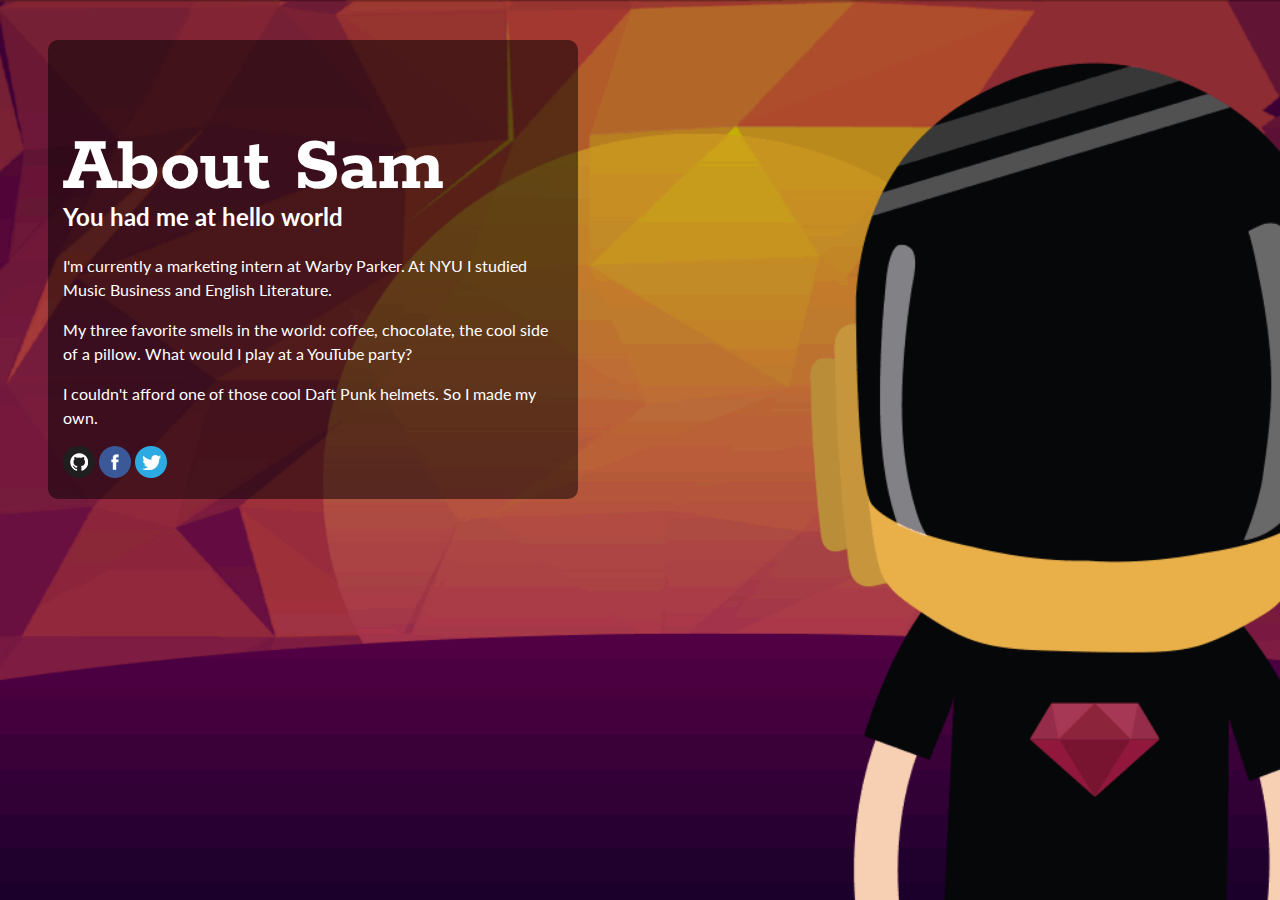
<file: about-sam/index.html>
<!DOCTYPE html>
<html lang="en">
	<head>
		

		<title><h1>About Sam</h1></title>
		<link href='http://fonts.googleapis.com/css?family=Rokkitt:400,700' rel='stylesheet' type='text/css'>
		<link rel="stylesheet" href="css/style.css">
	</head>

	<body>

		<div class="container">
			<!-- START HERE --> 


			<h1>About Sam</h1>
			<h2> You had me at hello world</h2>
			<link href='http://fonts.googleapis.com/css?family=Lato' rel='stylesheet' type='text/css'>
			
			<p>I'm currently a marketing intern at Warby Parker. At NYU I studied Music Business and English Literature.</p> 

			<p>My three favorite smells in the world: coffee, chocolate, the cool side of a pillow. What would I play at a YouTube party? </p>

		

			<p>I couldn't afford one of those cool Daft Punk helmets. So I made my own.</p>

			<a href="https://github.com/onemonthrails" target="_blank">

			<img src="images/github.png" alt="Github"></a>

			<a href="https://www.facebook.com/OneMonthRails" target="_blank">



			<img src="images/facebook.png" alt="Facebook"></a>



			<a href ="https://twitter.com/onemonthrails" target="_blank">

			<img src="images/twitter.png" alt="Twitter">



			<!-- END HERE --> 
		</div><!-- .container --> 

	</body>
</html>
</file>
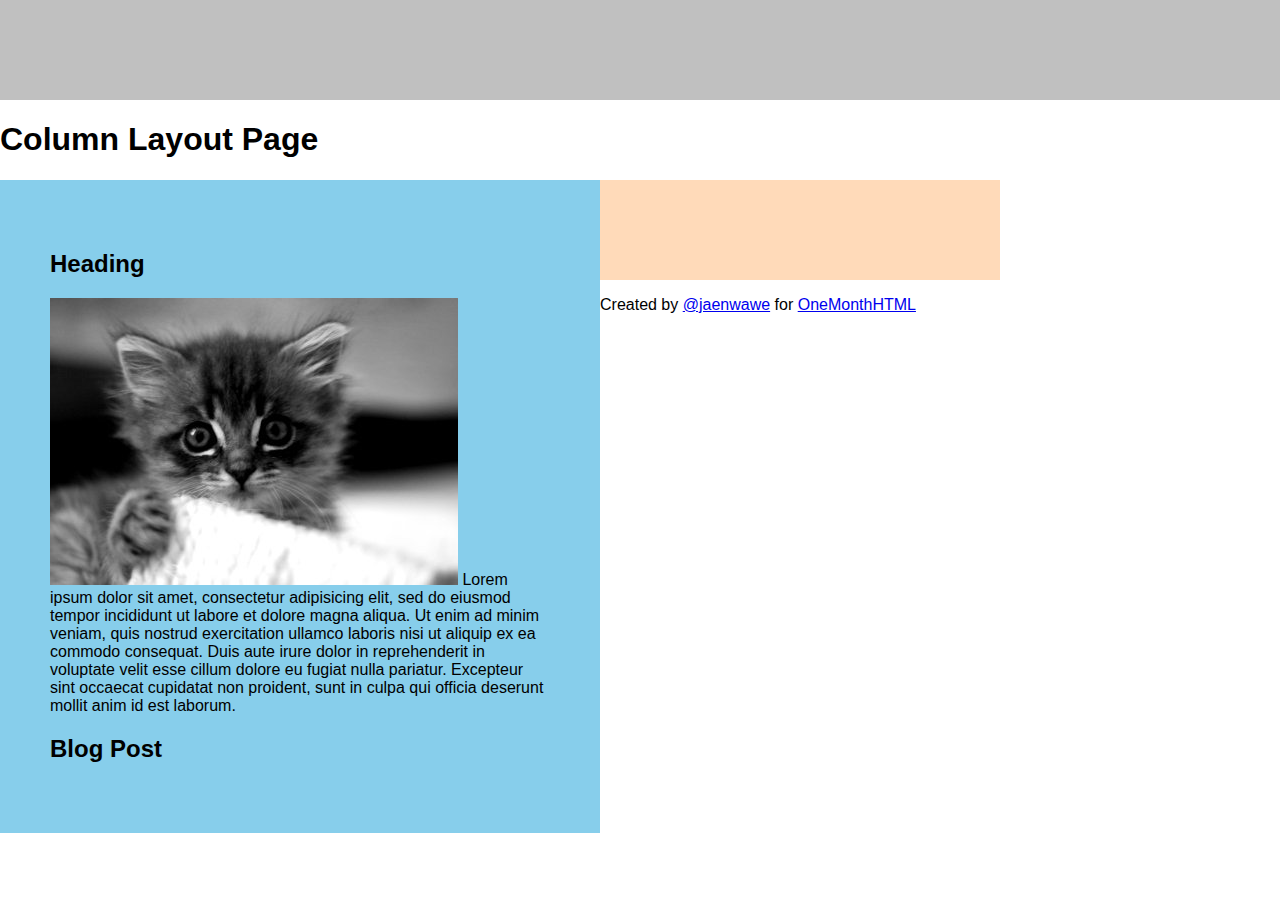
<file: column-layout/index.html>
<!DOCTYPE html>
<html lang="en">
  <head>
    <meta charset="utf-8">
    <meta http-equiv="X-UA-Compatible" content="IE=edge">
    <meta name="viewport" content="width=device-width, initial-scale=1">
    <meta name="description" content="">
    <meta name="author" content="Chris Castiglione, and the One Month team">	
		<title>Column Layout</title>
		
		<!-- external CSS link -->
		<link rel="stylesheet" href="css/normalize.css">
		<link rel="stylesheet" href="css/style.css">
	</head>

	<body>
		<div id="container">
			</div>
				
			<div id="header"></div>
				<h1>Column Layout Page</h1>
			</div>
			
			<div id="main">
				<h2>Heading</h2>
				<img src="images/kitten.jpg" alt="kitten">
				Lorem ipsum dolor sit amet, consectetur adipisicing elit, sed do eiusmod
				tempor incididunt ut labore et dolore magna aliqua. Ut enim ad minim veniam,
				quis nostrud exercitation ullamco laboris nisi ut aliquip ex ea commodo
				consequat. Duis aute irure dolor in reprehenderit in voluptate velit esse
				cillum dolore eu fugiat nulla pariatur. Excepteur sint occaecat cupidatat non
				proident, sunt in culpa qui officia deserunt mollit anim id est laborum.

			<h2>Blog Post</h2>




			</div>

			<div id="footer"></div>
			<p> Created by <a href="http://www.twitter.com/jaenwawe" target="_blank">@jaenwawe</a> for <a href="http:/www.jaenyc.com" target="blank">OneMonthHTML</a></p>
				</div><!-- #footer -->
			
		</div>



	</body>
</html>
</file>
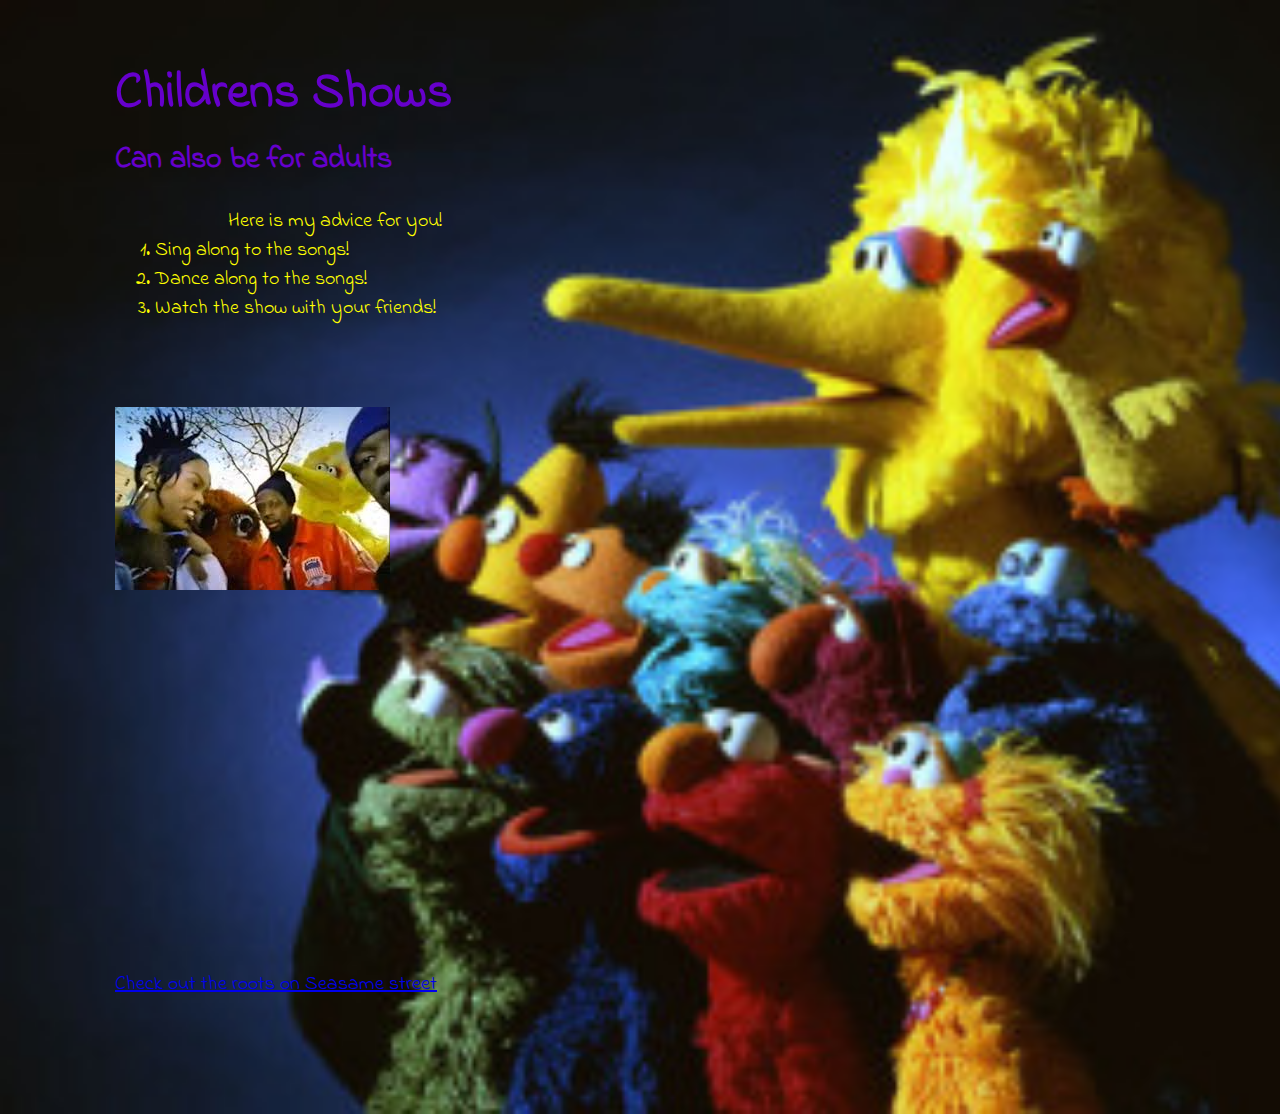
<file: sesame-street/index.htm>
<!DOCTYPE html>
<html lang="eng">
<head>
	<link href='http://fonts.googleapis.com/css?family=Indie+Flower' rel='stylesheet' type='text/css'>
</head>
	<title>Loving Sesame Street</title>
	<style>
	body
	{
		font-family: 'Indie Flower', cursive;
		background-image:url('images/sesamestreetcharacters-inawe.jpg');
		font-size: 125%;
		background-size: cover;
		background-repeat: no-repeat;
		
		margin-bottom: 100px;
		margin-right: 100px;
		margin-left: 100px;
		width: 400px;
		padding:15px;
		color:#FFFF00;
	}

	h1	
		{
			font-size: 250%;
			color: #6600CC;
		}
	h2
		{
		margin-top: -25px;
		font-size: 150%;
		color: #6600CC;
		}
	
.container 
	{
	container:left;  
	height:100px; 
	margin: 0 auto;
	}

.photo
	{ 
	margin-top:100px;
	margin-right: -50px
	}

.Sesame
	{ 
	margin-top: 50px;
	color: #00FFFF;
	}
	</style>
	
	<body>
		<h1><b>
			Childrens Shows</b>
		</h1>
		<h2></center><b>Can also be for adults</b>
		</h2>
	
		<div class="container">	
		<ol><center>Here is my advice for you!</center>
			<li> Sing along to the songs!
			<li> <right>Dance along to the songs!
			<li> <left>Watch the show with your friends!
		</div>


<div class="photo">
<img src="images/sesame6.jpg" alt="Hip Hop on Sesame Street" title="Fugees on Seasame street"/>
</div>
<iframe width="640" height="360" src="//www.youtube.com/embed/SHogg7pJI_M" frameborder="0" allowfullscreen></iframe>
<div class="link">
<a href="Sesame">Check out the roots on Seasame street</a>
</div>
	</body>
</html>
</file>
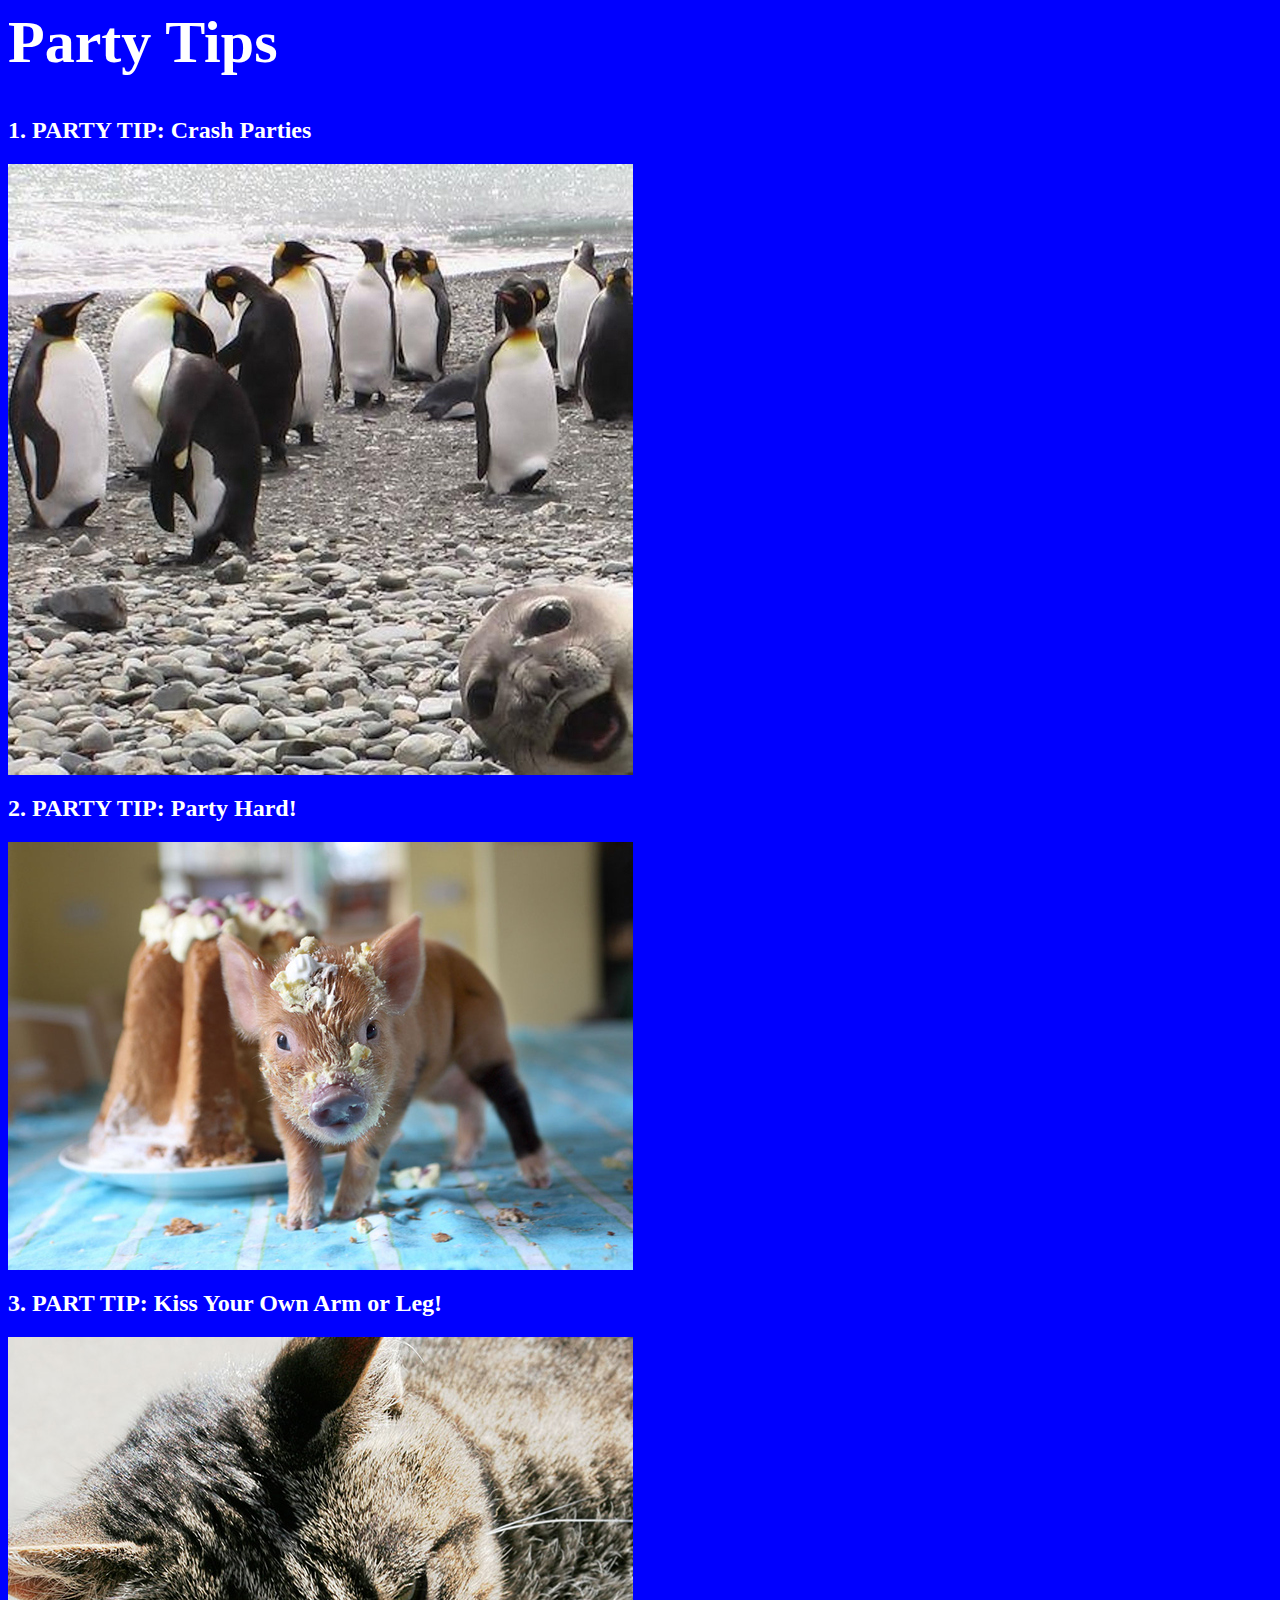
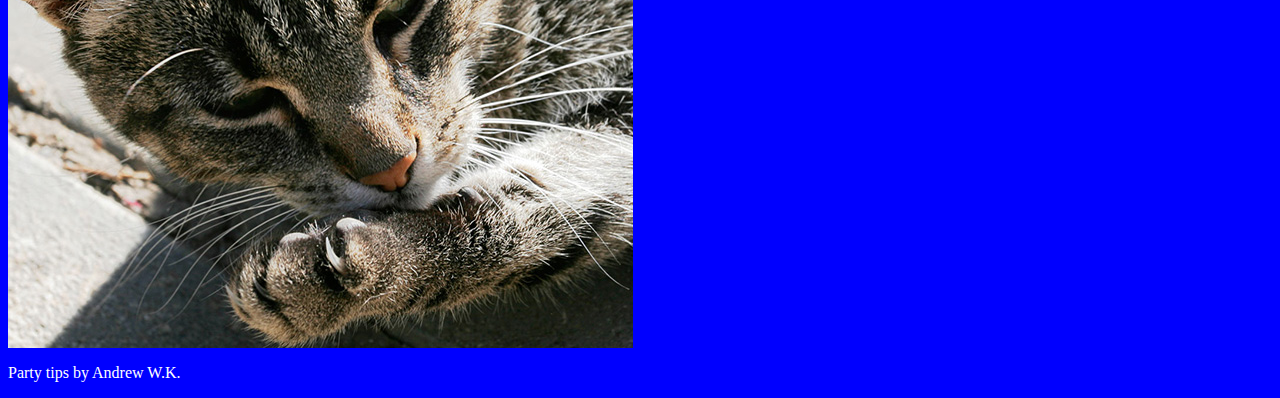
<file: first-website/party-tips/index.html>
<!doctyple html>
<html>
	<head>
		<title>Party Tips from Andrew W.K> </title>
		<style>
			body {
				background: blue;
				color:white;
			} 
			h1 {

				font-size:60px;
			}
		</style>
		
	</head> <body>
		<h1>Party Tips</h1>
		<h2> 1. PARTY TIP: Crash Parties</h2>
		<img src="penguin-party.jpg" alt="Penguin Party">



		<h2> 2. PARTY TIP: Party Hard!</h2>
		<img src="images/piglet-cake.jpg" alt= "Party Hard with Piglet">
		<h2> 3. PART TIP: Kiss Your Own Arm or Leg!</h2>
		<img src="cat-kiss.jpg" alt= "Kiss your own Arm Cat">
		<p>Party tips by Andrew W.K.</p> 
	</body>
</html>
</file>
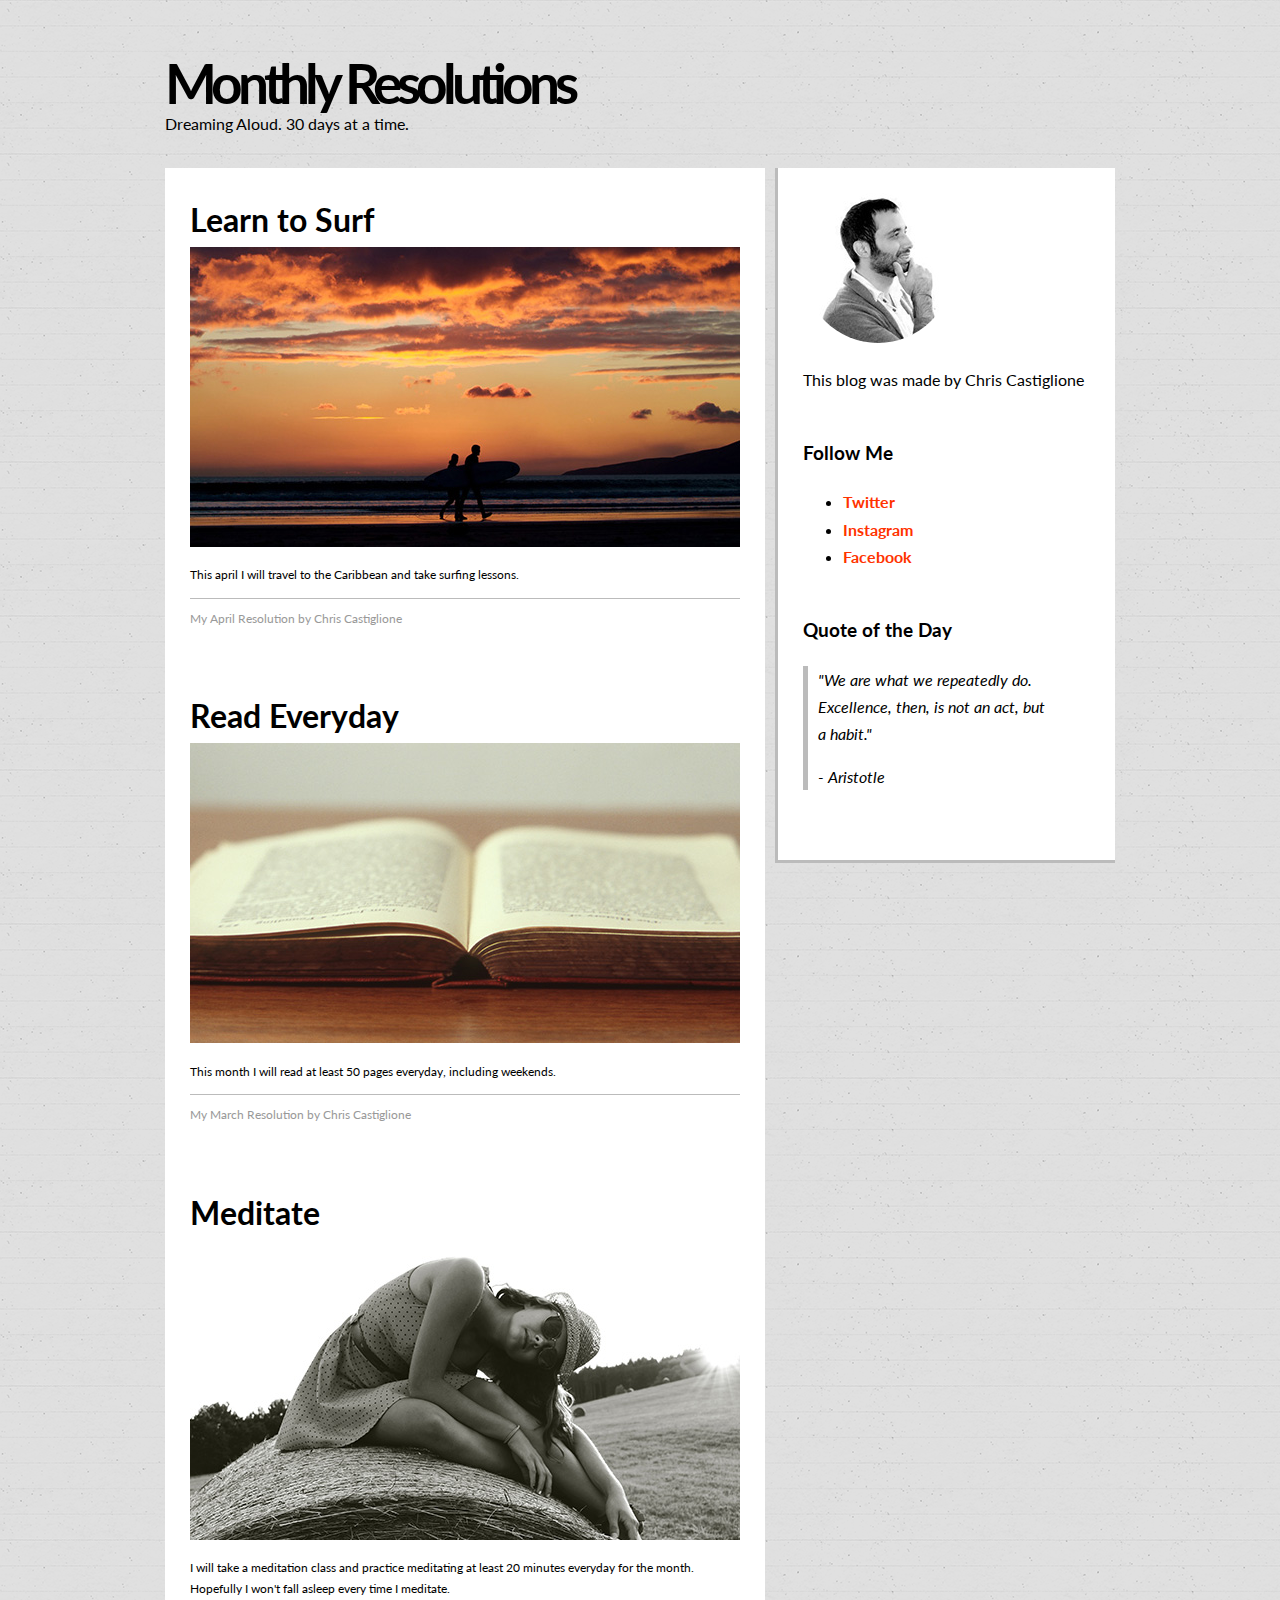
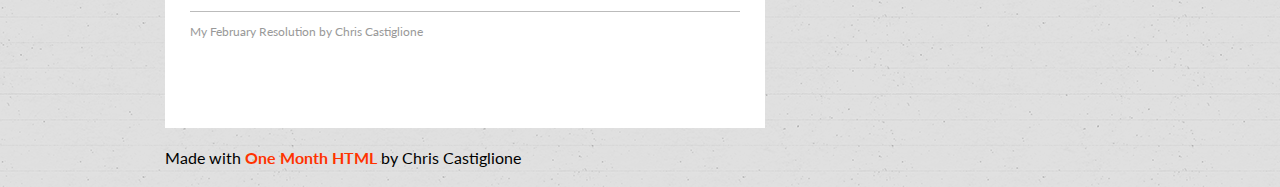
<file: resolutions-blog/monthly-resolutions/monthly-resolutions-complete/index.html>
<!DOCTYPE html>
<html lang="en">
  <head>
    <meta charset="utf-8">
    <meta http-equiv="X-UA-Compatible" content="IE=edge">
    <meta name="viewport" content="width=device-width, initial-scale=1">
    <meta name="description" content="">
    <meta name="author" content="Chris Castiglione, and the One Month team">
		<title>Monthly Resolutions by Chris Castiglione</title>
		<link href='http://fonts.googleapis.com/css?family=Lato' rel='stylesheet' type='text/css'>
		<link rel="stylesheet" href="css/normalize.css">
		<link rel="stylesheet" href="css/style.css">
	</head>
	<body>

		<header class="container">
			<h1>Monthly Resolutions</h1>
			<p class="tagline">Dreaming Aloud. 30 days at a time.</p>
		</header>

		<div class="container">
			<div class="main">

				<div class="post">
					<h2>Learn to Surf</h2>
					<img src="images/surfing.jpg" alt="Surfing">
					<p>This april I will travel to the Caribbean and take surfing lessons.</p>
					<div class="post-meta">My April Resolution by Chris Castiglione</div>
				</div><!-- .post --> 

				<div class="post">
					<h2>Read Everyday</h2>
					<img src="images/book.jpg" alt="Open book">
					<p>This month I will read at least 50 pages everyday, including weekends.</p>
					<div class="post-meta">My March Resolution by Chris Castiglione</div>
				</div><!-- .post --> 

				<div class="post">
					<h2>Meditate</h2>
					<img src="images/meditate-girl.jpg" alt="Sleepy Girl">
					<p>I will take a meditation class and practice meditating at least 20 minutes everyday for the month. Hopefully I won't fall asleep every time I meditate.</p>
					<div class="post-meta">My February Resolution by Chris Castiglione</div>
				</div><!-- .post --> 

			</div><!-- .main --> 

			<div class="sidebar">

				<div class="widget">
					<img src="images/chris-castiglione.jpg" alt="Chris Castiglione" width="150">
					<p>This blog was made by Chris Castiglione</p>
				</div><!-- .widget --> 

				<div class="widget">
					 <h3>Follow Me</h3>
					 <ul>
					 	<li><a href="http://www.twitter.com/castig" target="_blank">Twitter</a></li>
					 	<li><a href="http://instagram.com/castig" target="_blank">Instagram</a></li>
					 	<li><a href="https://www.facebook.com/OneMonthRails" target="_blank">Facebook</a></li>
					 </ul>
				</div><!-- .widget --> 

				<div class="widget">
					 <h3>Quote of the Day</h3>
					 <blockquote><p>"We are what we repeatedly do. Excellence, then, is not an act, but a habit."</p>- Aristotle</blockquote>
				</div><!-- .widget --> 

			</div><!-- .sidebar --> 

			<div class="clear"></div>

			<footer>
					<p>Made with <a href="http://www.onemonthtml.com" target="_blank">One Month HTML</a> by Chris Castiglione</p>
			</footer>

		</div><!-- .container --> 
	</body>
</html>
</file>
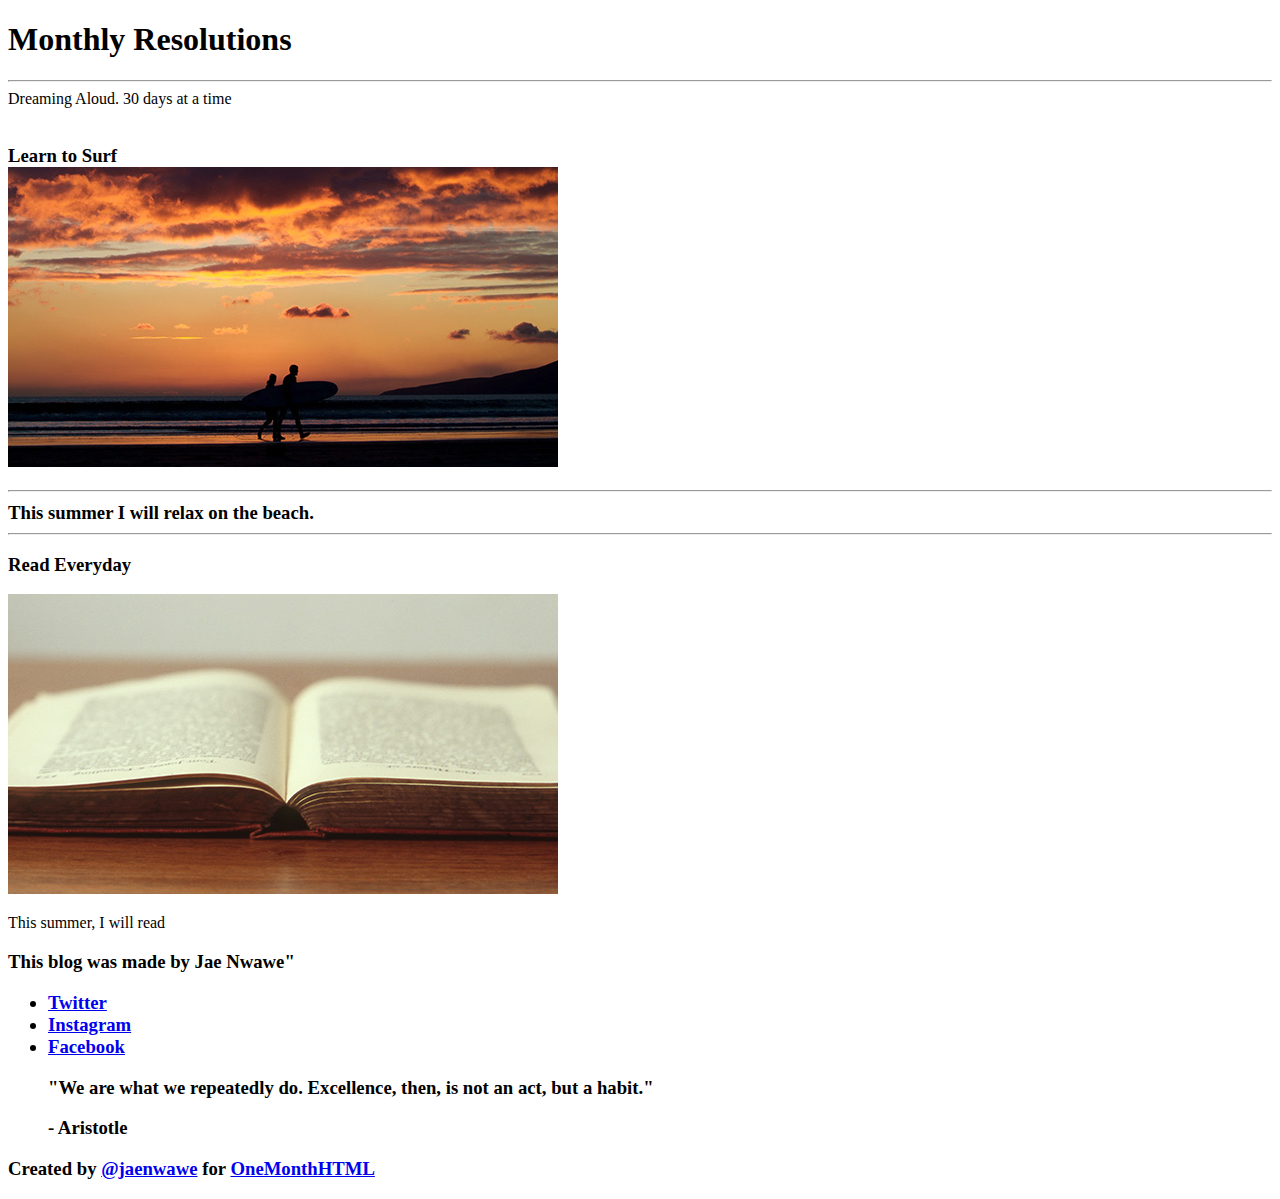
<file: change header.html>
<!DOCTYPE html>
<!-- saved from url=(0088)file:///Users/jaenwawe/code/onemonthhtml/resolutions-blog/monthly-resolutions/index.html -->
<html lang="en"><head><meta http-equiv="Content-Type" content="text/html; charset=UTF-8">
    <meta charset="utf-8">
    <meta http-equiv="X-UA-Compatible" content="IE=edge">
    <meta name="viewport" content="width=device-width, initial-scale=1">
    <meta name="description" content="">
    <meta name="author" content="Jae Nwawe">
		<title>Monthly Resolutions by Jae Nwawe</title>
		<link href="./change header_files/css" rel="stylesheet" type="text/css">
		<link rel="stylesheet" href="file:///Users/jaenwawe/code/onemonthhtml/resolutions-blog/monthly-resolutions/css/normalize.css">
		<link rel="stylesheet" href="file:///Users/jaenwawe/code/onemonthhtml/resolutions-blog/monthly-resolutions/css/style.css">
	</head>

	<body>
		<div id="container"> 
		</div> <!-- container -->		
		
			<div id="header">
			<h1> Monthly Resolutions</h1>
			<hr>Dreaming Aloud. 30 days at a time
				</div> <!-- header
 -->
				<!-- <h1> Monthly Resolutions</h1><br>
		 -->		<br>
			
				

			
			<div id="main">
			<div id="upperbox">
					<h3 class="purple">Learn to Surf<br>
						<img src="./change header_files/surfing.jpg" alt="Beach Walk" class="alignleft"><p>
				</p><hr>This summer I will relax on the beach.<hr>
			</h3></div> <!-- upperbox -->		
			
			<div id="lowerbox">
				<h3 class="blue">Read Everyday</h3>
					<img src="./change header_files/book.jpg" alt="Notebook" class="alignleft">
					<p>This summer, I will read
			</p></div> <!-- lowerbox -->	

			</div> <!-- main  -->
			<div id="sidebar"> 
				<h3>This blog was made by Jae Nwawe"
				<ul>
				  <li><a href="http://www.twitter.com/jaenwawe" target="_blank">Twitter</a></li>
				  <li><a href="http://instagram.com/jaenwawe" target="_blank">Instagram</a></li>
				  <li><a href="https://www.facebook.com/nwawe.jae" target="_blank">Facebook</a></li>
				</ul><blockquote><p>"We are what we repeatedly do. Excellence, then, is not an act, but a habit."</p>- Aristotle</blockquote>
			<div class="clear"></div>
	 			
				
			</h3></div> <!-- #sidebar -->	
			<div class="clear"></div>
			<div id="footer">
				<h3> Created by <a href="http://www.twitter.com/jaenwawe" target="_blank">@jaenwawe</a> for <a href="http://www.jaenyc.com/" target="blank">OneMonthHTML</a><p></p>
			</h3></div> <!-- footer -->


	
</body></html>
</file>
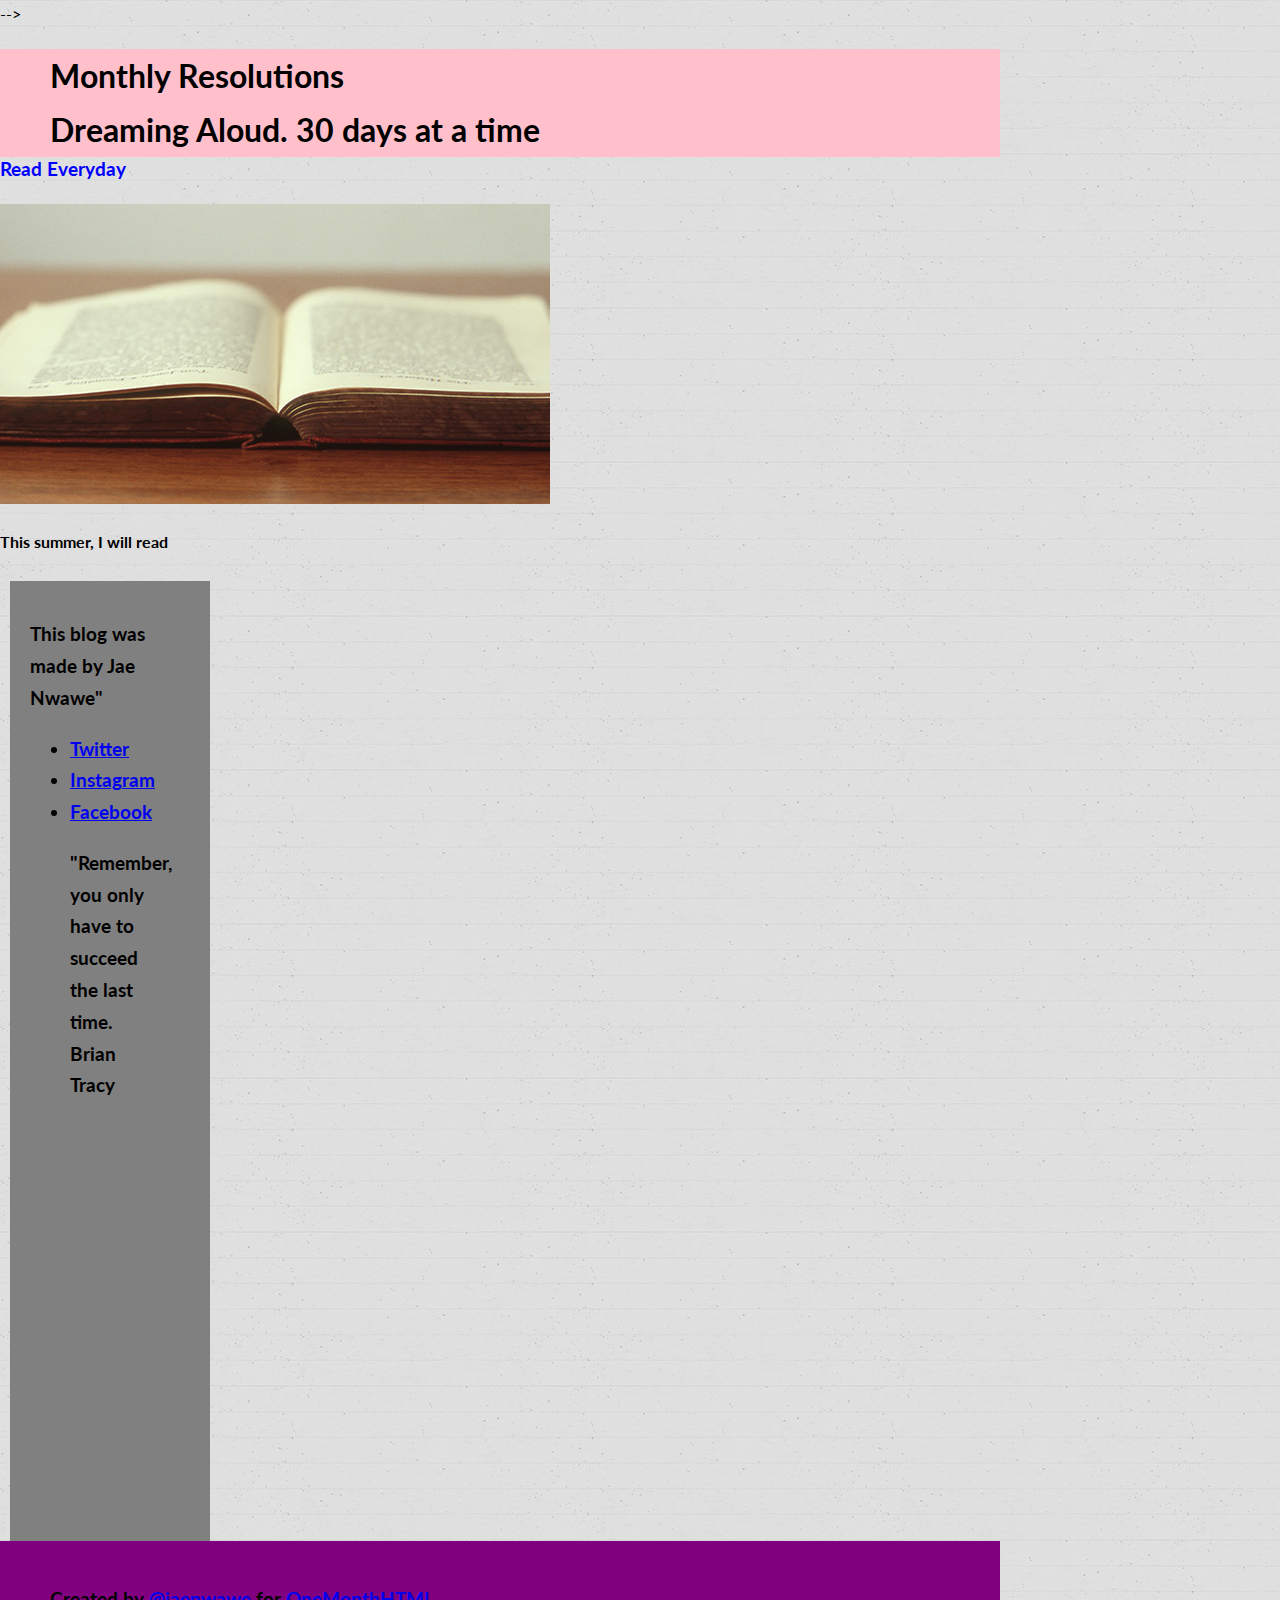
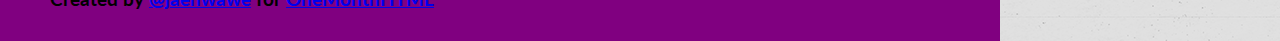
<file: index-wip1.html>
<!DOCTYPE html>
<html lang="en">
  <head>
    <meta charset="utf-8">
    <meta http-equiv="X-UA-Compatible" content="IE=edge">
    <meta name="viewport" content="width=device-width, initial-scale=1">
    <meta name="description" content="">
    <meta name="author" content="Jae Nwawe">
		<title>Monthly Resolutions by Jae Nwawe</title>
		<link href='http://fonts.googleapis.com/css?family=Lato' rel='stylesheet' type='text/css'>
		<link rel="stylesheet" href="css/normalize.css">
		<link rel="stylesheet" href="css/style.css">
	</head>

	<body>
		<!-- <div id= "container"> 
		</div> <!-- container -->		
		 -->
			<div id="header">
				<h1> Monthly Resolutions<br><b>Dreaming Aloud. 30 days at a time
				</h1>
				
			</div> <!-- header
 
		
			
				

			
			<div id="main">
			<div id="upperbox">
					<h3 class="purple">Learn to Surf</hr><br>
						<img src="images/surfing.jpg" alt="Beach Walk" class="alignleft"><p>
				<hr>This summer I will relax on the beach.<hr>
			</div> <!-- upperbox -->		
			
			<div id="lowerbox">
				<h3 class="blue">Read Everyday</h3>
					<img src="images/book.jpg" alt="Notebook" class="alignleft">
					<p>This summer, I will read
			</div> <!-- lowerbox -->	

			</div> <!-- main  -->
			<div id = "sidebar"> 
				<h3>This blog was made by Jae Nwawe"
				<ul>
				  <li><a href="http://www.twitter.com/jaenwawe" target="_blank">Twitter</a></li>
				  <li><a href="http://instagram.com/jaenwawe" target="_blank">Instagram</a></li>
				  <li><a href="https://www.facebook.com/nwawe.jae" target="_blank">Facebook</a></li>
				</ul><blockquote> "Remember, you only have to succeed the last time. <br>
Brian Tracy</blockquote>
			<div class="clear"></div>
	 			
				
			</div> <!-- #sidebar -->	
			<div class="clear"></div>
			<div id="footer">
				<h3> Created by <a href="http://www.twitter.com/jaenwawe" target="_blank">@jaenwawe</a> for <a href="http:/www.jaenyc.com" target="blank">OneMonthHTML</a></p>
			</div> <!-- footer -->

	
	</body>
</html>
</file>
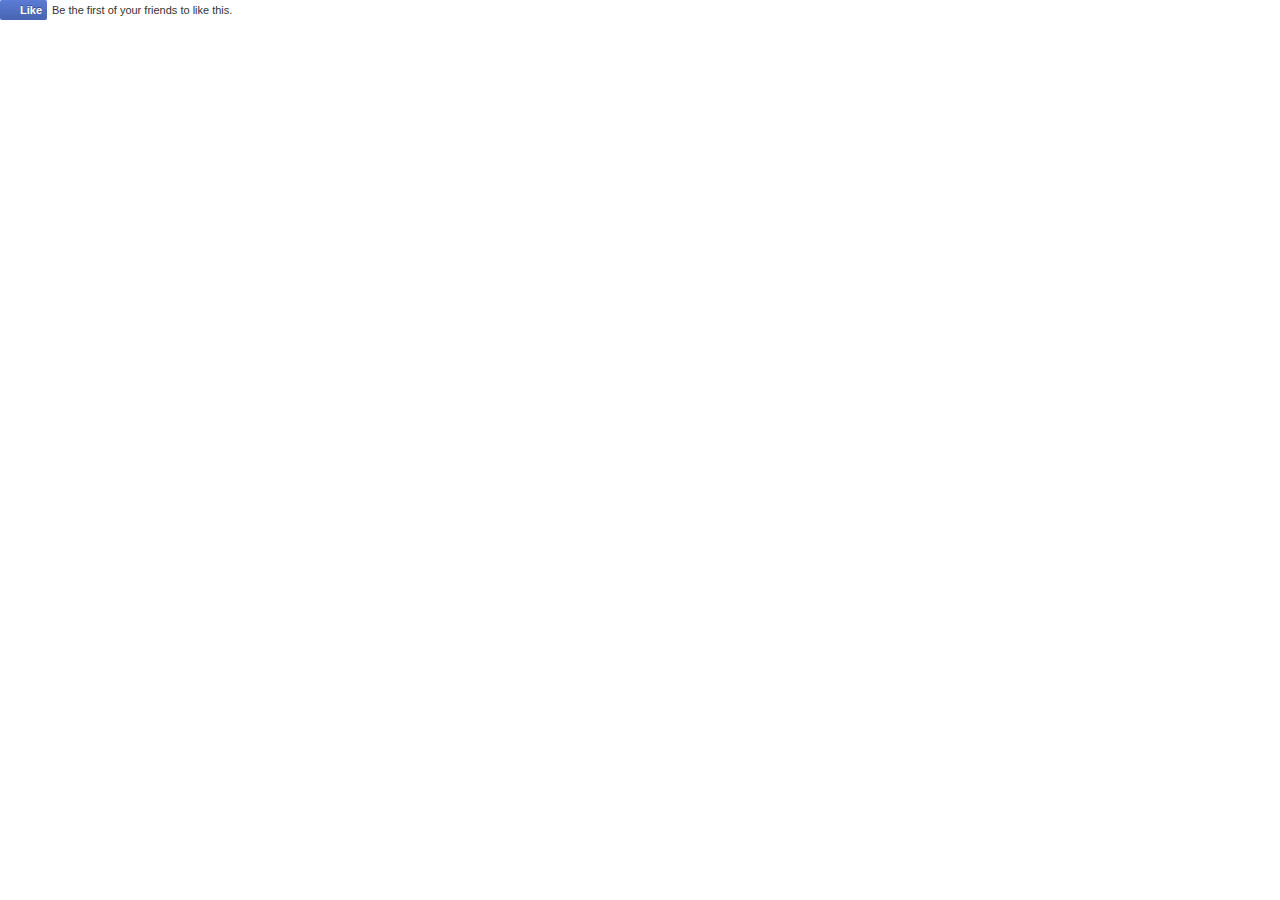
<file: Like Button_files/like.html>
<!DOCTYPE html>
<!-- saved from url=(0399)https://www.facebook.com/plugins/like.php?app_id=113869198637480&channel=https%3A%2F%2Fs-static.ak.facebook.com%2Fconnect%2Fxd_arbiter%2FoDB-fAAStWy.js%3Fversion%3D41%23cb%3Dfe208ccd%26domain%3Ddevelopers.facebook.com%26origin%3Dhttps%253A%252F%252Fdevelopers.facebook.com%252Ff7b30a64c%26relation%3Dparent.parent&href=http%3A%2F%2Fwww.jaenyc.com%2F&locale=en_US&sdk=joey&share=false&show_faces=true -->
<html lang="en" id="facebook" class=""><head><meta http-equiv="Content-Type" content="text/html; charset=UTF-8"><meta charset="utf-8"><meta name="referrer" content="default" id="meta_referrer"><script></script><title>Facebook</title><style>body.plugin{background:transparent;overflow:hidden;-webkit-text-size-adjust:none}body{background:#fff;color:#333;line-height:1.28;margin:0;padding:0;text-align:left;direction:ltr;unicode-bidi:embed}body,button,input,label,select,td,textarea{font-family:'lucida grande',tahoma,verdana,arial,sans-serif;font-size:11px}h1,h2,h3,h4,h5,h6{font-size:13px;color:#333;margin:0;padding:0}h1{font-size:14px}h4,h5,h6{font-size:11px}p{margin:1em 0}a{color:#3b5998;cursor:pointer;text-decoration:none}button{margin:0}a:hover{text-decoration:underline}img{border:0}td,td.label{text-align:left}dd{color:#000}dt{color:#777}ul{list-style-type:none;margin:0;padding:0}abbr{border-bottom:none}hr{background:#d9d9d9;border-width:0;color:#d9d9d9;height:1px}.clearfix:after{clear:both;content:".";display:block;font-size:0;height:0;line-height:0;visibility:hidden}.clearfix{zoom:1}.datawrap{word-wrap:break-word}.word_break{display:inline-block}.ellipsis{overflow:hidden;text-overflow:ellipsis;white-space:nowrap}.aero{opacity:.5}.column{float:left}.center{margin-left:auto;margin-right:auto}#facebook .hidden_elem{display:none !important}#facebook .invisible_elem{visibility:hidden}#facebook .accessible_elem{clip:rect(1px 1px 1px 1px);clip:rect(1px, 1px, 1px, 1px);height:1px;overflow:hidden;position:absolute;width:1px}.direction_ltr{direction:ltr}.direction_rtl{direction:rtl}.text_align_ltr{text-align:left}.text_align_rtl{text-align:right}.pluginFontArial,.pluginFontArial button,.pluginFontArial input,.pluginFontArial label,.pluginFontArial select,.pluginFontArial td,.pluginFontArial textarea{font-family:"arial", sans-serif}.pluginFontLucida,.pluginFontLucida button,.pluginFontLucida input,.pluginFontLucida label,.pluginFontLucida select,.pluginFontLucida td,.pluginFontLucida textarea{font-family:"lucida grande", sans-serif}.pluginFontSegoe,.pluginFontSegoe button,.pluginFontSegoe input,.pluginFontSegoe label,.pluginFontSegoe select,.pluginFontSegoe td,.pluginFontSegoe textarea{font-family:"segoe ui", sans-serif}.pluginFontTahoma,.pluginFontTahoma button,.pluginFontTahoma input,.pluginFontTahoma label,.pluginFontTahoma select,.pluginFontTahoma td,.pluginFontTahoma textarea{font-family:"tahoma", sans-serif}.pluginFontTrebuchet,.pluginFontTrebuchet button,.pluginFontTrebuchet input,.pluginFontTrebuchet label,.pluginFontTrebuchet select,.pluginFontTrebuchet td,.pluginFontTrebuchet textarea{font-family:"trebuchet ms", sans-serif}.pluginFontVerdana,.pluginFontVerdana button,.pluginFontVerdana input,.pluginFontVerdana label,.pluginFontVerdana select,.pluginFontVerdana td,.pluginFontVerdana textarea{font-family:"verdana", sans-serif}.pluginFontHelvetica,.pluginFontHelvetica button,.pluginFontHelvetica input,.pluginFontHelvetica label,.pluginFontHelvetica select,.pluginFontHelvetica td,.pluginFontHelvetica textarea{font-family:'Helvetica Neue', Helvetica, Arial, 'lucida grande',tahoma,verdana,arial,sans-serif}._51mz{border:0;border-collapse:collapse;border-spacing:0}._5f0n{table-layout:fixed;width:100%}.uiGrid .vTop{vertical-align:top}.uiGrid .vMid{vertical-align:middle}.uiGrid .vBot{vertical-align:bottom}.uiGrid .hLeft{text-align:left}.uiGrid .hCent{text-align:center}.uiGrid .hRght{text-align:right}._51mx:first-child>._51m-{padding-top:0}._51mx:last-child>._51m-{padding-bottom:0}._51mz ._51mw{padding-right:0}._51mz ._51m-:first-child{padding-left:0}._5f0n ._51mx{word-break:break-word}.pluginErrorLink{color:#f03d25}.fss{font-size:9px}.fsm{font-size:11px}.fsl{font-size:13px}.fsxl{font-size:16px}.fsxxl{font-size:18px}.fwn{font-weight:normal}.fwb{font-weight:bold}.fcb{color:#333}.fcg{color:gray}.fcw{color:#fff}form{margin:0;padding:0}label{cursor:pointer;color:#666;font-weight:bold;vertical-align:middle}label input{font-weight:normal}textarea,.inputtext,.inputpassword{border:1px solid #bdc7d8;margin:0;padding:3px;-webkit-appearance:none;-webkit-border-radius:0}textarea{max-width:100%}select{border:1px solid #bdc7d8;padding:2px}.inputtext,.inputpassword{padding-bottom:4px}.inputtext:invalid,.inputpassword:invalid{-webkit-box-shadow:none}.inputradio{padding:0;margin:0 5px 0 0;vertical-align:middle}.inputcheckbox{border:0;vertical-align:middle}.inputbutton,.inputsubmit{border-style:solid;border-width:1px;border-color:#d9dfea #0e1f5b #0e1f5b #d9dfea;background-color:#3b5998;color:#fff;padding:2px 15px 3px 15px;text-align:center}.inputsubmit_disabled{background-color:#999;border-bottom:1px solid #000;border-right:1px solid #666;color:#fff}.inputaux{background:#f0f0f0;border-color:#e7e7e7 #666 #666 #e7e7e7;color:#000}.inputaux_disabled{color:#999}.inputsearch{background:#fff url(https://fbstatic-a.akamaihd.net/rsrc.php/v2/yL/r/unHwF9CkMyM.png) no-repeat left 4px;padding-left:17px}.pluginButtonSpacer{padding-left:4px}.pluginButton{background:#4c69ba;background:-webkit-gradient(linear, center top, center bottom, from(#4c69ba), to(#3b55a0));background:-webkit-linear-gradient(#4c69ba, #3b55a0);border:none;-webkit-border-radius:2px;color:#fff;cursor:pointer;font-weight:bold;height:20px;line-height:20px;padding:0;text-shadow:0 -1px 0 #354c8c;white-space:nowrap}.pluginButtonInline{display:inline-block}.pluginButtonX{cursor:default}.pluginButton button{background:transparent;border:0;color:inherit;cursor:pointer;font:inherit;font-weight:bold;margin:-1px;outline:none;padding:0;text-shadow:0 -1px 0 #354c8c}.pluginButtonIcon{height:14px;left:0;margin:0 4px 0 4px;position:relative;top:3px;vertical-align:top;width:14px}.pluginButtonImage{display:inline-block}.pluginButtonContainer{-webkit-font-smoothing:antialiased}.pluginButtonIconPlaceholder{display:block;height:14px;width:7px}.pluginButton .pluginButtonLabel{padding:0 5px 0 0;position:relative;vertical-align:top}.android .pluginButton .pluginButtonLabel{top:1px}.pluginButton:hover{background:#5b7bd5;background:-webkit-gradient(linear, center top, center bottom, from(#5b7bd5), to(#4864b1));background:-webkit-linear-gradient(#5b7bd5, #4864b1);border-color:#5874c3 #4961a8 #41599f;-webkit-box-shadow:inset 0 0 1px #607fd6}.pluginButtonPressed,.pluginButtonPressed:hover{background:#31498c;background:-webkit-gradient(linear, center top, center bottom, from(#415ca9), to(#4c69ba));background:-webkit-linear-gradient(#415ca9, #4c69ba);border-color:#374f92 #ddd #374f92;-webkit-box-shadow:inset 0 0 1px #3e58a3;opacity:.7}.pluginButtonErrorLink{color:#a00;font-weight:bold}.pluginButtonX .pluginButtonXOff,.pluginButtonX button:hover .pluginButtonXOn,.pluginButtonX button:focus .pluginButtonXOn{display:inline-block}.pluginButtonX .pluginButtonXOn,.pluginButtonX button:hover .pluginButtonXOff,.pluginButtonX button:focus .pluginButtonXOff{display:none}.pluginButton .pluginButtonThrobber,form.async_saving .pluginButtonIconWithThrobber{display:none}form.async_saving .pluginButtonThrobber{display:inline-block;margin-top:2px;margin-bottom:1px;max-width:14px}.sp_plugin-button-1_5x{background-image:url(https://fbstatic-a.akamaihd.net/rsrc.php/v2/y7/r/al1fSMClgQI.png);background-size:32px 76px;background-repeat:no-repeat;display:inline-block;height:14px;width:14px}.sx_plugin-button-1_5x_fav{background-position:0 -60px}.sx_plugin-button-1_5x_favgrey{background-position:-16px -60px}.sx_plugin-button-1_5x_favblue{background-position:0 -44px}.sx_plugin-button-1_5x_chblue{background-position:0 -28px}.sx_plugin-button-1_5x_xblue{background-position:-16px -28px}.sx_plugin-button-1_5x_thumb{background-position:-16px -44px}.sx_plugin-button-1_5x_bigthumb{width:30px;height:26px;background-position:0 0}i.img{-ms-high-contrast-adjust:none;_overflow:hidden}i.img u{left:-999999px;position:absolute}.pas{padding:5px}.pam{padding:10px}.pal{padding:20px}.pts{padding-top:5px}.ptm{padding-top:10px}.ptl{padding-top:20px}.prs{padding-right:5px}.prm{padding-right:10px}.prl{padding-right:20px}.pbs{padding-bottom:5px}.pbm{padding-bottom:10px}.pbl{padding-bottom:20px}.pls{padding-left:5px}.plm{padding-left:10px}.pll{padding-left:20px}.phs{padding-left:5px;padding-right:5px}.phm{padding-left:10px;padding-right:10px}.phl{padding-left:20px;padding-right:20px}.pvs{padding-top:5px;padding-bottom:5px}.pvm{padding-top:10px;padding-bottom:10px}.pvl{padding-top:20px;padding-bottom:20px}.mas{margin:5px}.mam{margin:10px}.mal{margin:20px}.mts{margin-top:5px}.mtm{margin-top:10px}.mtl{margin-top:20px}.mrs{margin-right:5px}.mrm{margin-right:10px}.mrl{margin-right:20px}.mbs{margin-bottom:5px}.mbm{margin-bottom:10px}.mbl{margin-bottom:20px}.mls{margin-left:5px}.mlm{margin-left:10px}.mll{margin-left:20px}.mhs{margin-left:5px;margin-right:5px}.mhm{margin-left:10px;margin-right:10px}.mhl{margin-left:20px;margin-right:20px}.mvs{margin-top:5px;margin-bottom:5px}.mvm{margin-top:10px;margin-bottom:10px}.mvl{margin-top:20px;margin-bottom:20px}.pluginFacepileConnectLast,.pluginFacepileConnectConnected .pluginFacepileConnectFirst{-webkit-animation:show .4s;display:inline-block !important}.pluginFacepileConnectFirst,.pluginFacepileConnectConnected .pluginFacepileConnectLast{display:none !important}@-webkit-keyframes show{0%{opacity:0}100%{opacity:1}}._43q9 ._4cg3{margin-top:-2px}._43qc ._4cg3{margin-top:-1px}._43qf ._4cg3{margin-top:-3px}._43q9 ._43q7{margin:2px 2px 0 0}._43qc ._43q7{margin:1px 1px 0 0}._43qf ._43q7{margin:3px 3px 0 0}._43qm li:last-child{margin-right:0}._43q7 a{display:block;position:relative}._43q7 .img{vertical-align:bottom}._43qm .showAll{display:block}._43qm ._43qn{border-color:#7792ba;border-width:1px 0 0;padding:3px}._43q9 ._43qn{line-height:18px;margin:2px 2px 0 0}._43qc ._43qn{line-height:24px;margin:1px 1px 0 0}._43qf ._43qn{line-height:44px;margin:3px 3px 0 0}._4ki>li{border-width:0 0 0 1px;display:inline-block}._4kg>li{border-width:1px 0 0 0}._509->li{vertical-align:top}._509_>li{vertical-align:middle}._50a0>li{vertical-align:bottom}.uiList>li:first-child{border-width:0}._4ks>li{border-color:#e9e9e9;border-style:solid}._4kt>li{border-color:#ccc;border-style:solid}._4ku>li{border-color:#aaa;border-style:solid}._4of{color:#3b5998;list-style-type:square;margin-left:12px}._4ki._703>li{padding-left:20px;padding-right:20px}._4ki._704>li{padding-left:5px;padding-right:5px}._4ki._6-j>li{padding-left:10px;padding-right:10px}._4ki._6-i>li{padding-right:0}._4kg._704>li{padding-top:5px;padding-bottom:5px}._4kg._6-j>li{padding-top:10px;padding-bottom:10px}._4kg._703>li{padding-top:20px;padding-bottom:20px}._4kg._6-i>li{padding-bottom:0}._4kg._6-h>li:first-child{padding-top:0}._4kg._6-h>li:last-child{padding-bottom:0}._4ki._6-h>li:first-child{padding-left:0}._4ki._6-h>li:last-child{padding-right:0}._56zz{position:absolute;width:100%;z-index:3}._56z-{top:24px;width:450px}._56z_{top:23px}._56-0{top:0}._56-1{top:62px}._56-2{top:24px}._56zy img{margin-top:0}._5jjm ._5jjl{background-color:#fafafa;border-bottom:1px solid #d9d9d9;height:24px;padding:16px 12px;vertical-align:middle}._5jjm ._5jjl span{display:inline-block;vertical-align:middle}._5jjm ._5jjn{-webkit-border-radius:2px;height:24px;vertical-align:middle;width:24px}._5jjm ._5sdw{position:absolute;top:11px}._5jjm ._5jjl ._5jjo{color:#141823;display:inline-block;font-weight:bold;height:24px;line-height:24px;max-width:340px;overflow:hidden;padding-left:37px;position:absolute;vertical-align:middle}._1op8{overflow:hidden;text-overflow:ellipsis;white-space:nowrap;width:100%}._5jjm ._56zy{margin:12px 12px 0}._5jjm ._56zy .uiMentionsInput{min-height:65px}._5jjm .DOMControl_placeholder{color:#9197a3}._5jjm ._56zy .uiTypeahead,._5jjm ._56zy .uiTypeahead .wrap{border:none}._5jjq{border:1px solid;border-color:#e9e9e9 #e9eaed #d1d1d1;-webkit-box-shadow:0 1px 3px -1px rgba(0, 0, 0, .15)}._5jjq ._5tzr{float:left;height:134px;margin:10px 12px;position:absolute}._5jjq._5tzs ._5tzr{float:none;height:auto;min-height:100px;position:relative}._5jjq ._5tzr ._5tzt{font-family:Georgia, 'lucida grande',tahoma,verdana,arial,sans-serif;font-size:18px;font-weight:500;line-height:22px;max-height:88px;overflow:hidden}._5jjq ._5tzr ._5tzu{bottom:0;color:#9197a3;font-size:11px;position:absolute;text-transform:uppercase}._5jjq ._5tzr ._5tzv{font-family:Georgia, 'lucida grande',tahoma,verdana,arial,sans-serif;font-size:12px}._5jjq img{margin:0;width:154px}._5jjm th{width:20%}._4xn4{border-left:1px solid #323232;border-right:1px solid #323232;border-top:1px solid #323232}._4xn6{background:#fff;border-bottom:2px solid #283e6c;color:#000}._4xn4,._4xn4 button,._4xn4 input,._4xn4 label,._4xn4 select,._4xn4 td,._4xn4 textarea{font-size:14px}._4xn4 .uiToken{height:1.3em}._4xn4 .uiToken .remove{top:1px}._5op1 ._4xn6{background:#fff;-webkit-background-clip:padding-box;border:1px solid #e5e5e5;-webkit-border-radius:3px;-webkit-box-shadow:0 0 5px rgba(0, 0, 0, .3);margin:0 3px 3px 3px}._5op1 ._4xn4{border:none !important}._4xn4{position:relative}._4xn8,._4xn9{height:0;line-height:0;position:absolute;width:0}._4xn8{border:5px solid transparent}._4xn9{border:4px solid transparent}._4xna ._4xn8{top:6px}._4xnb ._4xn8{bottom:6px}._4xnc ._4xn8{left:6px}._4xnd ._4xn8{right:6px}._4xne ._4xn8{top:-10px}._4xnf ._4xn8{bottom:-10px}._4xng ._4xn8{left:-10px}._4xnh ._4xn8{right:-10px}._4xne ._4xn9{left:-4px;top:-3px}._4xnf ._4xn9{bottom:-3px;left:-4px}._4xng ._4xn9{left:-3px;top:-4px}._4xnh ._4xn9{right:-3px;top:-4px}._4xne ._4xn8{border-bottom-color:#323232}._4xnf ._4xn8{border-top-color:#283e6c}._5op1 ._4xne ._4xn8{border-bottom-color:#e5e5e5}._4xng ._4xn8{border-right-color:#323232}._4xnh ._4xn8{border-left-color:#323232}._4xne ._4xn9{border-bottom-color:#fff}._4xnf ._4xn9{border-top-color:#fff}._4xng ._4xn9{border-right-color:#fff}._4xnh ._4xn9{border-left-color:#fff}._4xne{margin-top:5px}._4xnf{margin-bottom:4px}._4xng{margin-left:5px}._4xnh{margin-right:5px}.pluginFluidInputContainer{margin:0 4px}.pluginFluidInput{height:42px;margin-left:-4px;width:100%}.lfloat{float:left}.rfloat{float:right}._ohe{float:left}._ohf{float:right}.uiTextareaNoResize{resize:none}.uiTextareaAutogrow{overflow:hidden}.DOMControl_placeholder{color:#777}.no_js .DOMControl_placeholder{color:#000}._1mwt{text-align:right}._4jy0,._59pe:focus,._59pe:hover{background:#f6f7f8 url(https://fbstatic-a.akamaihd.net/rsrc.php/v2/y1/r/wL6VQj7Ab77.png) repeat-x;border:1px solid;-webkit-border-radius:2px;-webkit-box-shadow:0 1px 1px rgba(0, 0, 0, .05);-webkit-box-sizing:content-box;font-family:'Helvetica Neue', Helvetica, Arial, 'lucida grande',tahoma,verdana,arial,sans-serif;-webkit-font-smoothing:antialiased;font-weight:bold;padding:0 8px;position:relative;text-align:center;vertical-align:middle}._4jy0:before{content:'';display:inline-block;height:20px;vertical-align:middle}html ._4jy0:focus{-webkit-box-shadow:0 0 1px 2px rgba(88, 144, 255, .75), 0 1px 1px rgba(0, 0, 0, .15);outline:none}._4jy0 .img{bottom:1px;position:relative;vertical-align:middle}._4jy0 .img.mrs{margin-right:4px}._4jy0 .img.mls{margin-left:4px}form.async_saving ._4jy0,a.async_saving._4jy0,._4jy0._42fr,._4jy0._42fr:active,._4jy0._42fr:focus,._4jy0._42fr:hover{cursor:default;opacity:.5}._517h,._59pe:focus,._59pe:hover,._517h._42fr:active,._517h._42fr._42fs{border-color:#cdced0 #c5c6c8 #b6b7b9;color:#4e5665;text-shadow:0 1px 0 #fff}._517h:active,._517h._42fs{border-color:#c6c7ca}._517h._42fs{color:#5890ff}._4jy1,._4jy2{color:#fff;text-shadow:0 -1px 0 rgba(0, 0, 0, .2)}._4jy1,._4jy1._42fr:active,._4jy1._42fr._42fs{background-color:#4e69a2;border-color:#435a8b #3c5488 #334c83}._4jy1:active,._4jy1._42fs{background-color:#4e69a2;border-color:#2d4373 #314a7f #334c83}._4jy2,._4jy2._42fr:active,._4jy2._42fr._42fs{background-color:#6bb933;border-color:#60a62e #519f18 #409701}._4jy2:active,._4jy2._42fs{background-color:#46a800;border-color:#3a8b00 #3f9700 #419b00}._59pe,form.async_saving ._59pe,a.async_saving._59pe,._59pe._42fr,._59pe._42fr:active,._59pe._42fr:focus,._59pe._42fr:hover{background:none;border-color:transparent;-webkit-box-shadow:none}._517i,._517i._42fr:active,._517i._42fr._42fs{background-position:0 0;font-size:12px;height:18px;line-height:18px}._517i:active,._517i._42fs{background-position:0 -156px}._4jy1._517i,._4jy1._517i._42fr:active,._4jy1._517i._42fr._42fs{background-position:0 -314px}._4jy1._517i:active,._4jy1._517i._42fs{background-position:0 -471px}._4jy2._517i,._4jy2._517i._42fr:active,._4jy2._517i._42fr._42fs{background-position:0 -628px}._4jy2._517i:active,._4jy2._517i._42fs{background-position:0 -785px}._4jy3,._4jy3._42fr:active,._4jy3._42fr._42fs{background-position:0 -21px;font-size:12px;line-height:22px}._4jy3:active,._4jy3._42fs{background-position:0 -178px}._4jy1._4jy3,._4jy1._4jy3._42fr:active,._4jy1._4jy3._42fr._42fs{background-position:0 -335px}._4jy1._4jy3:active,._4jy1._4jy3._42fs{background-position:0 -492px}._4jy2._4jy3,._4jy2._4jy3._42fr:active,._4jy2._4jy3._42fr._42fs{background-position:0 -649px}._4jy2._4jy3:active,._4jy2._4jy3._42fs{background-position:0 -806px}._4jy4,._4jy4._42fr:active,._4jy4._42fr._42fs{background-position:0 -46px;font-size:12px;line-height:26px;padding:0 10px}._4jy4:active,._4jy4._42fs{background-position:0 -203px}._4jy1._4jy4,._4jy1._4jy4._42fr:active,._4jy1._4jy4._42fr._42fs{background-position:0 -360px}._4jy1._4jy4:active,._4jy1._4jy4._42fs{background-position:0 -517px}._4jy2._4jy4,._4jy2._4jy4._42fr:active,._4jy2._4jy4._42fr._42fs{background-position:0 -674px}._4jy2._4jy4:active,._4jy2._4jy4._42fs{background-position:0 -831px}._4jy5,._4jy5._42fr:active,._4jy5._42fr._42fs{background-position:0 -75px;font-size:14px;line-height:34px;padding:0 16px}._4jy5:active,._4jy5._42fs{background-position:0 -232px}._4jy1._4jy5,._4jy1._4jy5._42fr:active,._4jy1._4jy5._42fr._42fs{background-position:0 -389px}._4jy1._4jy5:active,._4jy1._4jy5._42fs{background-position:0 -546px}._4jy2._4jy5,._4jy2._4jy5._42fr:active,._4jy2._4jy5._42fr._42fs{background-position:0 -703px}._4jy2._4jy5:active,._4jy2._4jy5._42fs{background-position:0 -860px}._4jy6,._4jy6._42fr:active,._4jy6._42fr._42fs{background-position:0 -112px;font-size:14px;line-height:42px;padding:0 24px}._4jy6:active,._4jy6._42fs{background-position:0 -269px}._4jy1._4jy6,._4jy1._4jy6._42fr:active,._4jy1._4jy6._42fr._42fs{background-position:0 -426px}._4jy1._4jy6:active,._4jy1._4jy6._42fs{background-position:0 -583px}._4jy2._4jy6,._4jy2._4jy6._42fr:active,._4jy2._4jy6._42fr._42fs{background-position:0 -740px}._4jy2._4jy6:active,._4jy2._4jy6._42fs{background-position:0 -897px}._51xa ._4jy0{-webkit-border-radius:0;-webkit-box-shadow:none;display:inline-block;margin:0 !important;margin-left:-1px !important;position:relative;z-index:1}._51xa>._4jy0:first-child,._51xa>:first-child ._4jy0{-webkit-border-radius:2px 0 0 2px;margin-left:0 !important}._51xa>._4jy0:last-child,._51xa>:last-child ._4jy0{-webkit-border-radius:0 2px 2px 0}._51xa ._4jy0._42fr{z-index:0}._51xa ._4jy0._4jy1,._51xa ._4jy0._4jy2{z-index:2}._51xa ._4jy0:focus{z-index:3}._4jy0._52nf{cursor:default}._4jy0._52nd{-webkit-box-shadow:none}._42ft{cursor:pointer;display:inline-block;text-decoration:none;white-space:nowrap}._42ft:hover{text-decoration:none}._42ft+._42ft{margin-left:4px}._42fr,._42fs{cursor:default}._rv{height:100px;width:100px}._rw{height:50px;width:50px}._s0:only-child{display:block}._54rv{height:16px;width:16px}._54ru{height:32px;width:32px}._54rt{height:48px;width:48px}._54rs{height:56px;width:56px}._ry{height:24px;width:24px}._5f0v{outline:none}._3oxt{outline:1px dotted #3b5998;outline-color:invert}.webkit ._3oxt{outline:5px auto #5b9dd9}.win.webkit ._3oxt{outline-color:#e59700}._3sod{background-color:#e1e6ee;border:1px solid #99a8c7;-webkit-border-radius:3px;font-size:11px;margin-top:3px;opacity:0;position:relative;top:-30px;-webkit-transition:top .2s ease-in-out, opacity .3s ease-in-out}._5p3y ._3sod{font-size:12px}._5vb_ ._3sod,._6nw ._3sod{background-color:#fff;border:1px solid #ccc;-webkit-border-radius:4px;-webkit-box-shadow:0 0 4px rgba(0, 0, 0, .2);font-size:12px;margin-top:4px;-webkit-transition:top .2s ease-in-out, opacity .3s ease-in-out, -webkit-box-shadow .2s ease-in-out}._3soe{opacity:1;top:0}._3sof{display:none}._3sod:hover{background-color:#cad1de}._5vb_ ._3sod:hover,._6nw ._3sod:hover{background-color:#fff;border:1px solid #bbb;-webkit-box-shadow:0 0 6px rgba(0, 0, 0, .4)}._3sod ._3sok{display:block;height:28px;margin-right:8px;width:28px}._3sod ._3soi,._3sod ._3soi:hover{color:#333;text-decoration:none}._3sod ._3soj{padding:10px}._3sod ._3sol{word-wrap:break-word}._3sod ._3soc{float:right;margin:8px 8px 7px 7px}._3sod ._1x8t{height:16px;width:16px}._3sod ._3som{color:#777;margin-top:5px}.uiLayer{outline:none}._4-nd{float:right}.textMetrics{border:none;height:1px;overflow:hidden;padding:0;position:absolute;top:-9999999px}.textMetricsInline{white-space:pre}._32qa button{opacity:.4}._59ov{height:900px}._2mm3 ._5a8u .uiBoxGray{background:#fff;margin:0;padding:12px}._3jfj{background-image:url([data-uri]);background-repeat:repeat-x;background-size:1px 42px;background-position:0 0;background-color:#4c66a4;border:0;-webkit-box-shadow:none;height:42px;padding:0 10px 0 4px;position:relative}._3jfj:after{background-image:url([data-uri]);background-repeat:repeat-x;background-size:1px 4px;background-position:0 0;bottom:-4px;content:'';height:4px;left:0;position:absolute;right:0}._3jfk{margin:10px 10px 6px 7px}._3jfl{font-family:'Helvetica Neue', Helvetica, Arial, 'lucida grande',tahoma,verdana,arial,sans-serif;font-size:14px;-webkit-font-smoothing:antialiased;font-weight:bold;text-shadow:0 -1px 0 rgba(0, 0, 0, .5)}._3jfl a{color:#fff}._3jfm{cursor:pointer;height:26px;margin-right:18px;margin-top:8px}._4ph9 ._3jfm{margin-right:0;margin-top:10px}._3jfn{border:1px solid transparent;-webkit-border-radius:2px 2px 0 0;height:26px;margin:8px 0 6px 6px;width:24px}._3jfn a{line-height:21px;margin-left:6px}._3jfn._3jfo{height:40px}._3jfn._3jfo a{line-height:43px}.openToggler ._3jfp{background-color:#fff;border-bottom:0;border-color:rgba(100, 100, 100, .4)}._3jfq{-webkit-border-radius:2px;cursor:default}.uiTypeaheadView .basic ._5dzy{float:none}.uiTypeaheadView .compact ._5dzy{display:inline-block;position:static}.UFIReplySocialSentenceLinkText ._5dzy{margin-left:1px}._5dzy{display:inline-block}._5dzz{height:14px;margin-left:3px;vertical-align:-2px;width:14px}._5d-3._5dzz{height:16px;margin-left:2px;vertical-align:-3px;width:16px}._5dz-{height:15px;margin-left:3px;vertical-align:-2px;width:15px}._5dz_{height:17px;margin-left:3px;vertical-align:-4px;width:17px}._5d-0{height:19px;margin-left:2px;vertical-align:-3px;width:19px}._5d-1{height:19px;margin-left:4px;vertical-align:-2px;width:19px}._5d-3._5d-1{height:26px;margin-left:4px;vertical-align:-5px;width:26px}._56_f._5dzz{background-image:url(https://fbstatic-a.akamaihd.net/rsrc.php/v2/yP/r/ldogf_tzSGl.png);background-repeat:no-repeat;background-size:500px 208px;background-position:-187px -151px}._56_f._5d-3._5dzz{background-image:url(https://fbstatic-a.akamaihd.net/rsrc.php/v2/yP/r/ldogf_tzSGl.png);background-repeat:no-repeat;background-size:500px 208px;background-position:-149px -151px}._56_f._5dz-{background-image:url(https://fbstatic-a.akamaihd.net/rsrc.php/v2/yP/r/ldogf_tzSGl.png);background-repeat:no-repeat;background-size:500px 208px;background-position:-223px -151px}._56_f._5dz_{background-image:url(https://fbstatic-a.akamaihd.net/rsrc.php/v2/yP/r/ldogf_tzSGl.png);background-repeat:no-repeat;background-size:500px 208px;background-position:-241px -151px}._56_f._5d-0{background-image:url(https://fbstatic-a.akamaihd.net/rsrc.php/v2/yP/r/ldogf_tzSGl.png);background-repeat:no-repeat;background-size:500px 208px;background-position:-61px -151px}._56_f._5d-1{background-image:url(https://fbstatic-a.akamaihd.net/rsrc.php/v2/yP/r/ldogf_tzSGl.png);background-repeat:no-repeat;background-size:500px 208px;background-position:-107px -151px}._56_f._5d-3._5d-1{background-image:url(https://fbstatic-a.akamaihd.net/rsrc.php/v2/yP/r/ldogf_tzSGl.png);background-repeat:no-repeat;background-size:500px 208px;background-position:-1px -179px}.uiTypeaheadView .selected ._56_f._5dzz{background-image:url(https://fbstatic-a.akamaihd.net/rsrc.php/v2/yP/r/ldogf_tzSGl.png);background-repeat:no-repeat;background-size:500px 208px;background-position:-205px -151px}.selected ._56_f._5dz_{background-image:url(https://fbstatic-a.akamaihd.net/rsrc.php/v2/yP/r/ldogf_tzSGl.png);background-repeat:no-repeat;background-size:500px 208px;background-position:-259px -151px}.UFICommentContent ._56_f{margin-left:1px}._56_f._4yxb{margin-left:0}._59t2._5dzz{background-image:url(https://fbstatic-a.akamaihd.net/rsrc.php/v2/yX/r/XTBCJQ4brFv.png)}._59t2._5dz-{background-image:url(https://fbstatic-a.akamaihd.net/rsrc.php/v2/yt/r/9P4tFVoazCQ.png)}._59t2._5dz_{background-image:url(https://fbstatic-a.akamaihd.net/rsrc.php/v2/yl/r/seydRWcRiTg.png)}._59t2._5d-0{background-image:url(https://fbstatic-a.akamaihd.net/rsrc.php/v2/ye/r/ui6i-KsMj_C.png)}._59t2._5d-1{background-image:url(https://fbstatic-a.akamaihd.net/rsrc.php/v2/y_/r/pAT_aWF8wR_.png)}._5d62._5dzz{background-image:url(https://fbstatic-a.akamaihd.net/rsrc.php/v2/yP/r/ldogf_tzSGl.png);background-repeat:no-repeat;background-size:500px 208px;background-position:-275px -149px}._5d62._5d-3._5dzz{background-image:url(https://fbstatic-a.akamaihd.net/rsrc.php/v2/yP/r/ldogf_tzSGl.png);background-repeat:no-repeat;background-size:500px 208px;background-position:-167px -149px}._5d62._5dz-{background-image:url(https://fbstatic-a.akamaihd.net/rsrc.php/v2/yP/r/ldogf_tzSGl.png);background-repeat:no-repeat;background-size:500px 208px;background-position:-291px -149px}._5d62._5dz_{background-image:url(https://fbstatic-a.akamaihd.net/rsrc.php/v2/yP/r/ldogf_tzSGl.png);background-repeat:no-repeat;background-size:500px 208px;background-position:-307px -149px}._5d62._5d-0{background-image:url(https://fbstatic-a.akamaihd.net/rsrc.php/v2/yP/r/ldogf_tzSGl.png);background-repeat:no-repeat;background-size:500px 208px;background-position:-83px -149px}._5d62._5d-1{background-image:url(https://fbstatic-a.akamaihd.net/rsrc.php/v2/yP/r/ldogf_tzSGl.png);background-repeat:no-repeat;background-size:500px 208px;background-position:-127px -149px}._5d62._5d-3._5d-1{background-image:url(https://fbstatic-a.akamaihd.net/rsrc.php/v2/yP/r/ldogf_tzSGl.png);background-repeat:no-repeat;background-size:500px 208px;background-position:-31px -149px}.uiTypeaheadView .compact li{min-height:32px;padding:2px 10px 2px 45px}.uiTypeaheadView .compact li.raw{min-height:0;padding:0}.uiTypeaheadView .compact .splitpics,.uiTypeaheadView .compact img{display:block;height:32px;left:6px;position:absolute;width:32px}.uiTypeaheadView .compact img.secretTagIcon{display:inline-block;height:9px;left:0;margin-right:4px;position:relative;top:1px;width:9px}.uiTypeaheadView .compact .text{font-weight:bold}.uiTypeaheadView .compact .disabled_result .text{font-weight:normal}.uiTypeaheadView .compact .wrappingHeader{font-weight:bold;position:relative;white-space:normal}.uiTypeaheadView .compact .wrappingHeader .auxTitle{color:gray;font-weight:normal}.uiTypeaheadView .compact .details{color:#999;padding-top:0}.uiTypeaheadView .compact .detailsContents{position:relative}.uiTypeaheadView .compact .splitpic{float:left;overflow:hidden;width:15px}.uiTypeaheadView .compact .splitpics img{left:0;margin-left:-8px;position:static}.uiTypeaheadView .compact .splitpics .leftpic{margin-right:1px;width:16px}.uiTypeaheadView .compact .splitpics .toppic{height:15px;margin-bottom:1px}.uiTypeaheadView .compact .splitpics .bottompic{height:16px}.uiTypeaheadView .compact .splitpics .toppic img,.uiTypeaheadView .compact .splitpics .bottompic img{margin-top:-8px}.uiTypeaheadView .compact .friendlist img{background-color:transparent}.uiTypeaheadView .basic img{display:block;float:left;padding-right:4px}div.uiTypeaheadView .basic .calltoaction{padding:3px}.uiTypeaheadView{display:block;left:0;position:absolute;top:100%;width:100%}.uiContextualTypeaheadView{position:static}.uiTypeaheadView ul{background:#fff;border:solid;border-width:1px 1px 2px;border-color:#333 #333 #293e6a;overflow:hidden;padding:2px 0}.uiTypeaheadView .freeform{border-top-color:#ddd;padding:2px 6px 1px;text-align:center}.uiTypeaheadView li{border:solid #fff;border-width:1px 0;color:#333;cursor:pointer;display:block;min-height:1px;padding:0 6px;position:relative}.uiTypeaheadView strong{background-color:#d8dfea;color:#3b5998}div.uiTypeaheadView .selected{background-color:#6d84b4;border-color:#3b5998}.highContrast div.uiTypeaheadView .selected{border-right-width:10px}.uiTypeaheadView .selected,.uiTypeaheadView .selected a,.uiTypeaheadView .selected div,.uiTypeaheadView .selected span{color:#fff !important}.uiTypeaheadView .selected strong{background-color:#5670a6}.uiTypeaheadView .text,.uiTypeaheadView .subtext,.uiTypeaheadView .category{display:block;overflow:hidden;padding-bottom:2px;text-overflow:ellipsis;white-space:nowrap}.uiTypeaheadView .category{color:#666}.uiTypeaheadView .subtext{color:#999}.uiTypeaheadView .saved{background-image:url(https://fbstatic-a.akamaihd.net/rsrc.php/v2/yP/r/ldogf_tzSGl.png);background-repeat:no-repeat;background-size:500px 208px;background-position:-394px -150px;color:#0c5eff;padding-left:12px}.uiTypeaheadView .selected .saved{background-image:url(https://fbstatic-a.akamaihd.net/rsrc.php/v2/yP/r/ldogf_tzSGl.png);background-repeat:no-repeat;background-size:500px 208px;background-position:-406px -150px}.uiTypeaheadView .arrow{background:transparent url(https://fbstatic-a.akamaihd.net/rsrc.php/v2/yL/r/unHwF9CkMyM.png) 0 -413px;display:inline-block;height:7px;margin-left:4px;width:4px}.uiTypeaheadView .selected .arrow{background-position:0 -420px}div.uiTypeaheadView li.calltoaction,div.uiTypeaheadView li.browseUpsell{background:#f7f7f7;border-bottom:none;border-color:#ddd;display:block;margin:2px 0 -2px;min-height:1px;padding:8px}.uiTypeaheadView li.disabled{color:#999}div.uiTypeaheadView li.calltoaction{text-align:center}div.uiTypeaheadView li.browseMore{background:#fff}div.uiTypeaheadView li.browseUpsell{cursor:default}.uiTypeaheadView.typeaheadViewLoading li.browseUpsell{display:none}div.uiTypeaheadView .browseSuccess .browseSignup,div.uiTypeaheadView .browseJoined{display:none}div.uiTypeaheadView .browseSignup,div.uiTypeaheadView .browseSuccess .browseJoined{display:inherit}div.uiTypeaheadView li.calltoaction.selected{background:#6d84b4;border-color:#3b5998}div.typeaheadViewLoading li.calltoaction span.text{visibility:hidden}div.typeaheadViewLoading li.calltoaction{background:#f7f7f7 url(https://fbstatic-a.akamaihd.net/rsrc.php/v2/yb/r/GsNJNwuI-UM.gif) no-repeat 50% 50%}div.typeaheadViewLoading li.calltoaction.selected{background:#6d84b4 url(https://fbstatic-a.akamaihd.net/rsrc.php/v2/y-/r/AGUNXgX_Wx3.gif) no-repeat 50% 50%}.uiTypeaheadView .bucketed ul{padding:0}.uiTypeaheadView .bucketed .header{background-color:#f2f2f2;border-top:1px solid #e9eaed;border-bottom:none;margin-top:4px;min-height:10px;padding:2px 15px 2px 6px}.uiTypeaheadView .bucketed .disabled_result{color:gray;font-weight:normal;margin-top:4px;min-height:10px;padding:2px 15px 2px 6px}.uiTypeaheadView .bucketed .header:first-child{border-top:none;margin-top:0}.uiTypeaheadView .bucketed .header .text{color:#000 !important}.pop_container_advanced{background:rgba(82,82,82,.7);-webkit-border-radius:8px;padding:10px}.generic_dialog{height:0;left:0;overflow:visible;outline:none;position:fixed;top:0;width:100%;z-index:200}.generic_dialog_modal,.generic_dialog_fixed_overflow{background-color:rgba(252, 252, 252, .9);height:100%;z-index:400}.generic_dialog_fixed_overflow{overflow-x:auto;overflow-y:scroll}.generic_dialog_fixed_overflow .generic_dialog_popup{height:auto;padding-bottom:40px}.generic_dialog_overflow_mode body{overflow:hidden !important}.generic_dialog_popup{height:0;overflow:visible;width:465px;margin:0 auto}.generic_dialog div.dialog_loading{background-color:#f2f2f2;border:1px solid #606060;font-size:24px;padding:10px}.pop_content{direction:ltr;outline:none}.pop_dialog_rtl .pop_content{direction:rtl}.pop_content h2.dialog_title{background:#6d84b4;border:1px solid #3b5998;border-bottom:none;color:#fff;font-size:14px;font-weight:bold;margin:0}.pop_content h2.secure{background:#6d84b4 url(https://fbstatic-a.akamaihd.net/rsrc.php/v2/yV/r/N4CM9eriGaf.png) 98% no-repeat}.pop_content h2.loading{background:#6d84b4 url(https://fbstatic-a.akamaihd.net/rsrc.php/v2/y-/r/AGUNXgX_Wx3.gif) 98% no-repeat}.pop_content h2.dialog_loading{background:#6d84b4 url(https://fbstatic-a.akamaihd.net/rsrc.php/v2/y-/r/AGUNXgX_Wx3.gif) no-repeat 400px 10px;padding-right:40px}.pop_content h2 span{display:block;padding:5px 10px}.pop_content .dialog_content{background:#fff;border:1px solid #555;border-top-width:0}.pop_content .dialog_content.dialog_content_titleless{border-top:1px solid #555}.pop_content .dialog_loading,.dialog_loading_shown .dialog_title,.dialog_loading_shown .dialog_content{display:none}.dialog_loading_shown .dialog_loading{display:block}.pop_content .dialog_body{padding:10px;border-bottom:1px solid #ccc}.omitDialogFooter .pop_content .dialog_body{border-bottom:0}.pop_content .dialog_summary{background:#f2f2f2;padding:8px 10px;border-bottom:1px solid #ccc}.pop_content .dialog_buttons{background:#f2f2f2;padding:8px 10px 8px 10px;position:relative}.pop_content .dialog_buttons_msg{line-height:17px;padding-top:4px}.pop_content .dialog_buttons_msg .uiInputLabel{line-height:14px;position:static}.pop_content .dialog_buttons_msg .uiInputLabel .uiInputLabelLabel{display:inline}.pop_content .dialog_footer{background:#F2F2F2 none repeat scroll 0%}.full_bleed .pop_content .dialog_body{padding:0}.uiButton{cursor:pointer;display:inline-block;font-size:11px;font-weight:bold;line-height:13px;padding:2px 6px;text-align:center;text-decoration:none;vertical-align:top;white-space:nowrap}.uiButton,.uiButtonSuppressed:active,.uiButtonSuppressed:focus,.uiButtonSuppressed:hover{background-image:url(https://fbstatic-a.akamaihd.net/rsrc.php/v2/yP/r/ldogf_tzSGl.png);background-repeat:no-repeat;background-size:500px 208px;background-position:0 -50px;background-color:#eee;border:1px solid #999;border-bottom-color:#888;-webkit-box-shadow:0 1px 0 rgba(0, 0, 0, .1)}.uiButton+.uiButton{margin-left:4px}.uiButton:hover{text-decoration:none}.uiButton:active,.uiButtonDepressed{background:#ddd;border-bottom-color:#999;-webkit-box-shadow:inset 0 1px 1px rgba(0, 0, 0, .2)}.uiButton .img{margin-top:2px;overflow:hidden;vertical-align:top}.uiButtonLarge .img{margin-top:4px}.uiButton .customimg{margin-top:0}.uiButtonText,.uiButton input{background:none;border:0;color:#333;cursor:pointer;display:inline-block;font-family:'lucida grande',tahoma,verdana,arial,sans-serif;font-size:11px;font-weight:bold;line-height:13px;margin:0;padding:1px 0 2px;white-space:nowrap}.uiButtonOverlay,.uiButtonOverlay:hover{-webkit-background-clip:padding-box;background-color:#fff;background-color:rgba(255, 255, 255, .8);background-image:none;border-color:#a5a5a5;border-color:rgba(0, 0, 0, .35);-webkit-border-radius:2px}.uiButtonOverlay:focus,.uiButtonOverlay:active{background-color:#f9fafc;background-color:rgba(249, 250, 252, .9);border-color:#3b5998;border-color:rgba(59, 89, 152, .5)}form.async_saving .uiButton.uiButtonOverlay,.uiButtonOverlay.uiButtonDisabled,.uiButtonOverlay.uiButtonDisabled:active,.uiButtonOverlay.uiButtonDisabled:focus,.uiButtonOverlay.uiButtonDisabled:hover{background-color:#fff;background-color:rgba(255, 255, 255, .8);border-color:#c8c8c8;border-color:rgba(180, 180, 180, .8)}.uiButtonOverlay.uiButtonDepressed{background-color:rgba(0, 0, 0, .05)}.uiButtonSpecial{background-image:url(https://fbstatic-a.akamaihd.net/rsrc.php/v2/yP/r/ldogf_tzSGl.png);background-repeat:no-repeat;background-size:500px 208px;background-position:0 -100px;background-color:#69a74e;border-color:#3b6e22 #3b6e22 #2c5115}.uiButtonSpecial:active{background:#609946;border-bottom-color:#3b6e22}form.async_saving .uiButton.uiButtonSpecial,.uiButtonSpecial.uiButtonDisabled,.uiButtonSpecial.uiButtonDisabled:active,.uiButtonSpecial.uiButtonDisabled:focus,.uiButtonSpecial.uiButtonDisabled:hover{background:#b4d3a7;border-color:#9db791}.uiButtonConfirm{background-image:url(https://fbstatic-a.akamaihd.net/rsrc.php/v2/yP/r/ldogf_tzSGl.png);background-repeat:no-repeat;background-size:500px 208px;background-position:0 0;background-color:#5b74a8;border-color:#29447e #29447e #1a356e}.uiButtonConfirm:active{background:#4f6aa3;border-bottom-color:#29447e}form.async_saving .uiButton.uiButtonConfirm,.uiButtonConfirm.uiButtonDisabled,.uiButtonConfirm.uiButtonDisabled:active,.uiButtonConfirm.uiButtonDisabled:focus,.uiButtonConfirm.uiButtonDisabled:hover{background:#adbad4;border-color:#94a2bf}form.async_saving .uiButton.uiButtonSpecial .uiButtonText,form.async_saving .uiButton.uiButtonSpecial input,form.async_saving .uiButton.uiButtonConfirm .uiButtonText,form.async_saving .uiButton.uiButtonConfirm input,.uiButtonSpecial .uiButtonText,.uiButtonSpecial input,.uiButtonSpecial.uiButtonDisabled .uiButtonText,.uiButtonSpecial.uiButtonDisabled input,.uiButtonConfirm .uiButtonText,.uiButtonConfirm input,.uiButtonConfirm.uiButtonDisabled .uiButtonText,.uiButtonConfirm.uiButtonDisabled input{color:#fff}form.async_saving .uiButton,.uiButtonDisabled,.uiButtonDisabled:active,.uiButtonDisabled:focus,.uiButtonDisabled:hover{background:#f2f2f2;border-color:#c8c8c8;-webkit-box-shadow:none}form.async_saving .uiButton .img,.uiButtonDisabled .img{opacity:.5}form.async_saving .uiButtonText,form.async_saving .uiButton input,.uiButtonDisabled .uiButtonText,.uiButtonDisabled input{color:#b8b8b8}form.async_saving .uiButton,form.async_saving .uiButtonText,form.async_saving .uiButton input,.uiButtonDepressed,.uiButtonDepressed .uiButtonText,.uiButtonDepressed input,.uiButtonDisabled,.uiButtonDisabled .uiButtonText,.uiButtonDisabled input{cursor:default}.uiButtonLarge{height:19px}.uiButtonLarge,.uiButtonLarge .uiButtonText,.uiButtonLarge input{font-size:13px;line-height:16px}.uiButtonSuppressed{background:none;border-color:transparent;-webkit-box-shadow:none}.uiButtonNoText .img{margin-left:-1px;margin-right:-1px}.android .uiButtonText,.android .uiButton input{padding:3px 0 1px 1px}div._3qw{height:auto;left:0;min-height:100%;overflow:hidden;position:absolute;right:0;top:0;z-index:400}._31e{position:fixed !important;width:100%}.webkit ._42w{position:absolute;top:0;visibility:hidden;width:1px}._3qw{background-color:rgba(255, 255, 255, .8)}._3qx{background-color:rgba(0, 0, 0, .9)}._4-hy{background-color:rgba(0, 0, 0, .4)}._4fg-{overflow:hidden}._4fg_{bottom:0;left:0;min-height:100%;overflow:auto;overflow-y:scroll;position:fixed;right:0;top:0;z-index:400}._4fg_ div._3qw{left:auto;position:static;right:auto;top:auto}.openToggler{z-index:100}.uiToggleFlyout,.toggleTargetClosed,.openToggler .uiToggleFlyout .uiToggleFlyout{display:none}.openToggler .uiToggleFlyout,.openToggler .uiToggleFlyout .openToggler .uiToggleFlyout{display:block}.hideToggler{border:0;height:0;opacity:0;overflow:hidden;padding:0;pointer-events:none;position:absolute;width:0}._59s7{-webkit-border-radius:3px;-webkit-box-shadow:0 2px 26px rgba(0, 0, 0, .3), 0 0 0 1px rgba(0, 0, 0, .1);font-family:'Helvetica Neue', Helvetica, Arial, 'lucida grande',tahoma,verdana,arial,sans-serif;margin:0 auto 40px;position:relative}._4-hz{background-color:#fff;-webkit-border-radius:3px;position:relative}._4-i0{background-color:#f5f6f7;border-bottom:1px solid #e5e5e5;-webkit-border-radius:3px 3px 0 0;color:#4e5665;font-weight:bold;line-height:19px;padding:10px 12px;text-shadow:0 1px 0 #fff}._4-i0 ._52c9{font-size:14px}div._4-i2{background-color:#fff;font-size:14px}._5pfh{overflow-y:auto}._57_a{padding:12px}._4-i2:first-child{-webkit-border-radius:3px 3px 0 0}._4-i2:last-child{-webkit-border-radius:0 0 3px 3px}._4-i2:only-child{-webkit-border-radius:3px}div._5a8u{background-color:#fff;padding:12px 0}._10{height:0;left:0;position:fixed;right:0;top:0;z-index:200}.platform_dialog ._10{position:absolute}._1yv{-webkit-box-shadow:0 2px 26px rgba(0, 0, 0, .3), 0 0 0 1px rgba(0, 0, 0, .1);margin:0 auto 40px;position:relative}._t{background-color:#fff;position:relative}._1yw{background-color:#6d84b4;border:1px solid #3b5998;border-bottom:0;color:#fff;font-size:14px;font-weight:bold}._13,._14{border-color:#555;border-style:solid;border-width:0 1px}._13:first-child{border-top-width:1px}._13:last-child{border-bottom-width:1px}._14{border-bottom-width:1px}._3-8h{margin:4px}._3-8i{margin:8px}._3-8j{margin:12px}._3-8k{margin:16px}._3-8l{margin:20px}._3-8m{margin-bottom:4px;margin-top:4px}._3-8n{margin-bottom:8px;margin-top:8px}._3-8o{margin-bottom:12px;margin-top:12px}._3-8p{margin-bottom:16px;margin-top:16px}._3-8q{margin-bottom:20px;margin-top:20px}._3-8r{margin-left:4px;margin-right:4px}._3-8s{margin-left:8px;margin-right:8px}._3-8t{margin-left:12px;margin-right:12px}._3-8u{margin-left:16px;margin-right:16px}._3-8v{margin-left:20px;margin-right:20px}._3-8w{margin-top:4px}._3-8x{margin-top:8px}._3-8y{margin-top:12px}._3-8z{margin-top:16px}._3-8-{margin-top:20px}._3-8_{margin-right:4px}._3-90{margin-right:8px}._3-91{margin-right:12px}._3-92{margin-right:16px}._3-93{margin-right:20px}._3-94{margin-bottom:4px}._3-95{margin-bottom:8px}._3-96{margin-bottom:12px}._3-97{margin-bottom:16px}._3-98{margin-bottom:20px}._3-99{margin-left:4px}._3-9a{margin-left:8px}._3-9b{margin-left:12px}._3-9c{margin-left:16px}._3-9d{margin-left:20px}._5upp{background-color:transparent;border:0 none;cursor:pointer;font-size:0 !important;overflow:hidden;padding:0;vertical-align:middle}html ._5upp:focus{-webkit-box-shadow:0 0 1px 2px rgba(88, 144, 255, .75), 0 1px 1px rgba(0, 0, 0, .15);outline:none}html ._5upp._5f0v:focus{-webkit-box-shadow:none}.highContrast ._5upp{font-size:11px !important;height:auto;width:auto}._50zz{height:10px;width:10px}._50zz._50z-{background-image:url(https://fbstatic-a.akamaihd.net/rsrc.php/v2/yP/r/ldogf_tzSGl.png);background-repeat:no-repeat;background-size:500px 208px;background-position:-418px -150px}._50zz._50z-:hover{background-image:url(https://fbstatic-a.akamaihd.net/rsrc.php/v2/yP/r/ldogf_tzSGl.png);background-repeat:no-repeat;background-size:500px 208px;background-position:-442px -150px}._50zz._50z-:active,._50zz._42fs{background-image:url(https://fbstatic-a.akamaihd.net/rsrc.php/v2/yP/r/ldogf_tzSGl.png);background-repeat:no-repeat;background-size:500px 208px;background-position:-430px -150px}._50zz._50z_{background-image:url(https://fbstatic-a.akamaihd.net/rsrc.php/v2/yP/r/ldogf_tzSGl.png);background-repeat:no-repeat;background-size:500px 208px;background-position:-454px -150px}._50zz._50z_:hover{background-image:url(https://fbstatic-a.akamaihd.net/rsrc.php/v2/yP/r/ldogf_tzSGl.png);background-repeat:no-repeat;background-size:500px 208px;background-position:-466px -150px}._50-0{height:12px;width:12px}._50-0._50z-{background-image:url(https://fbstatic-a.akamaihd.net/rsrc.php/v2/yP/r/ldogf_tzSGl.png);background-repeat:no-repeat;background-size:500px 208px;background-position:-324px -150px}._50-0._50z-:hover{background-image:url(https://fbstatic-a.akamaihd.net/rsrc.php/v2/yP/r/ldogf_tzSGl.png);background-repeat:no-repeat;background-size:500px 208px;background-position:-352px -150px}._50-0._50z-:active,._50-0._42fs{background-image:url(https://fbstatic-a.akamaihd.net/rsrc.php/v2/yP/r/ldogf_tzSGl.png);background-repeat:no-repeat;background-size:500px 208px;background-position:-338px -150px}._50-0._50z_{background-image:url(https://fbstatic-a.akamaihd.net/rsrc.php/v2/yP/r/ldogf_tzSGl.png);background-repeat:no-repeat;background-size:500px 208px;background-position:-366px -150px}._50-0._50z_:hover{background-image:url(https://fbstatic-a.akamaihd.net/rsrc.php/v2/yP/r/ldogf_tzSGl.png);background-repeat:no-repeat;background-size:500px 208px;background-position:-380px -150px}._50f3{font-size:12px;line-height:16px}._50f4{font-size:14px;line-height:18px}._50f5{font-size:16px;line-height:20px}._50f6{font-size:18px;line-height:22px}._50f7{font-weight:bold}._5kx5{font-weight:normal}._50f8{color:#9197a3}._c24{color:#4e5665}._50f9{color:#141823}._5lnf{border-top:1px solid #dadce0;margin:0 12px;padding:8px 0}.fixed_elem,.fixed_always{position:fixed !important}.tinyViewport .fixed_elem{position:static !important}.chrome .fixed_elem,.chrome .fixed_always{-webkit-transform:translateZ(0)}.tinyViewport .chrome .fixed_elem{-webkit-transform:none}.uiContextualLayerPositioner{height:0;position:absolute;z-index:200}.uiContextualLayer{position:absolute}div.uiContextualLayerPositionerFixed{position:fixed}.uiContextualLayerParent{position:relative}.uiMentionsInput{overflow:hidden;position:relative}.uiMentionsInput .mentionsTextarea,.uiMentionsInput .mentionsTypeahead{background:transparent;zoom:1}.uiMentionsInput .mentionsTextarea{line-height:1.28}.uiMentionsInput .highlighter{left:0;overflow:hidden;position:absolute;padding:4px;top:0}.uiMentionsInput .highlighter div{color:transparent;line-height:1.28;white-space:pre-wrap;width:100%;word-wrap:break-word}.uiMentionsInput .highlighterContent{display:inline-block;max-width:100%}.uiMentionsInput .highlighter b{background:#d8dfea;background:-webkit-gradient(linear, center top, center bottom, from(#dce6f8), to(#bdcff1));background:-webkit-linear-gradient(#dce6f8, #bdcff1);-webkit-border-radius:2px;-webkit-box-shadow:0 0 0 1px #a3bcea;font-weight:normal}.uiMentionsInput .highlighter b.weak{background:#ddd;background:-webkit-gradient(linear, center top, center bottom, from(#eaeaea), to(#d7d7d7));background:-webkit-linear-gradient(#eaeaea, #d7d7d7);-webkit-box-shadow:0 0 0 1px #808080}.uiTypeahead{background:#fff;border:solid #bdc7d8;border-width:1px 0;cursor:default;position:relative}.uiTypeahead .wrap{border:solid #bdc7d8;border-width:0 1px}.uiTypeahead .innerWrap{overflow:hidden;zoom:1}.uiTypeahead .textInput{background-color:transparent;border:0;-webkit-box-sizing:border-box;outline:0;width:100%}.uiTypeahead .selected{background-color:#e2e8f6}.uiTypeaheadDisabled,.uiTypeaheadDisabled div.wrap{border-color:#ccc}.uiTypeaheadDisabled div.wrap{background:#e2e2e2}.uiTypeaheadDisabled div.wrap .textInput{color:#333}.uiStickyPlaceholderInput{display:inline-block;position:relative}.uiStickyPlaceholderInput input,.uiStickyPlaceholderInput textarea{background-color:transparent;position:relative}.uiStickyPlaceholderInput .placeholder{color:#999;cursor:text;display:none;height:100%;left:0;padding:4px 0 0 5px;position:absolute;top:0;width:100%}.uiTypeahead .uiStickyPlaceholderInput .placeholder{padding:3px 0 0 4px}div.uiStickyPlaceholderTextarea .placeholder{padding:6px 0 0 6px}div.uiStickyPlaceholderEmptyInput .placeholder{display:block}.uiTypeahead .uiStickyPlaceholderInput{width:100%}.uiClearableTypeahead .selected .uiStickyPlaceholderInput{margin-right:16px}</style><script>window.ServerJSQueue=(function(){var a=[],b,c;return {add:function(d){if(!b){a.push(d);}else typeof d==='function'?d():b.handle(d);},run:function(){if(!window.require)return;var d;c=window.require('ServerJSDefine');for(d=0;d<a.length;d++)if(a[d].define&&typeof a[d]!=='function'){c.handleDefines(a[d].define);delete a[d].define;}b=new (window.require('ServerJS'))();for(d=0;d<a.length;d++)typeof a[d]==='function'?a[d]():b.handle(a[d]);}};}());document.write=function(){};window.onloadRegister_DEPRECATED=function(){};window.onafterloadRegister_DEPRECATED=function(){};window.ServerJSAsyncLoader=(function(){var a=false,b=false,c={loaded:1,complete:1},d=function(){},e=document,f=false,g=false;function h(){if(e.readyState in c){e.detachEvent('onreadystatechange',h);d('t_domcontent');}}function i(){if(!g&&window._cavalry&&a&&b){d('t_layout');d('t_onload');d('t_paint');_cavalry.send();g=true;}}function j(){if(!f&&b){f=true;ServerJSQueue.run();}}function k(m,n){if('onreadystatechange' in m){m.onreadystatechange=function(){if(m.readyState in c){m.onreadystatechange=null;n();}};}else if(m.addEventListener){var o=function(){n();m.removeEventListener('load',o,false);};m.addEventListener('load',o,false);}}function l(m){var n=e.createElement("script");if(n.readyState&&n.readyState==="uninitialized"){k(n,function(){b=true;i();});n.src=m;return true;}else if(typeof XMLHttpRequest!=='undefined'){var o=new XMLHttpRequest();if("withCredentials" in o){o.onloadend=function(){b=true;i();};o.open("GET",m,true);o.send(null);return true;}}}if(window._cavalry){d=function(m){_cavalry.log(m);};if(window.addEventListener){window.addEventListener('DOMContentLoaded',function(){d('t_domcontent');},false);}else if(e.attachEvent)e.attachEvent('onreadystatechange',h);}window.onload=function(){a=true;j();i();};return {ondemandjs:null,run:function(m){this.file=m;this.execute();},load:function(m){this.file=m;if(!l(m)){this.run(m);return;}window.onload=function(){a=true;i();};e.onkeydown=e.onmouseover=e.onclick=onfocus=function(){e.onkeydown=e.onmouseover=e.onclick=onfocus=null;ServerJSAsyncLoader.execute();};},execute:function(m){var n=e.createElement('script');n.src=ServerJSAsyncLoader.file;n.async=true;k(n,function(){b=true;j();m&&m();i();});e.getElementsByTagName('head')[0].appendChild(n);},wakeUp:function(m,n,o){function p(){window.require("Arbiter").inform(m,n,o);}if(f){p();}else this.execute(p);}};})();ServerJSAsyncLoader.load("https:\/\/fbstatic-a.akamaihd.net\/rsrc.php\/v2\/yz\/r\/hb7yFBf497Y.js");ServerJSAsyncLoader.ondemandjs="https:\/\/fbstatic-a.akamaihd.net\/rsrc.php\/v2\/yR\/r\/fnRHH-ibt5X.js";</script><script>ServerJSQueue.add({"require":[["markJSEnabled"],["lowerDomain"]]});</script><script src="hb7yFBf497Y.js" async=""></script></head><body class="plugin webkit chrome mac Locale_en_US hasGoogleVoiceExt" dir="ltr"><div class="_li"><div class="pluginSkinLight pluginFontHelvetica"><div><table class="uiGrid _51mz pluginConnectButtonLayoutRoot" cellspacing="0" cellpadding="0" id="u_0_0" style="width: 450px;"><tbody><tr class="_51mx"><td class="_51m- _51mw"><table class="uiGrid _51mz" cellspacing="0" cellpadding="0"><tbody><tr class="_51mx"><td class="_51m- vTop hCent"><div><form rel="async" ajaxify="/plugins/like/connect" method="post" action="https://www.facebook.com/plugins/like/connect" onsubmit="return window.Event &amp;&amp; Event.__inlineSubmit &amp;&amp; Event.__inlineSubmit(this,event)" id="u_0_1"><input type="hidden" name="fb_dtsg" value="AQHWntcdqJD2" autocomplete="off"><input type="hidden" autocomplete="off" name="href" value="http://www.jaenyc.com/"><input type="hidden" autocomplete="off" name="action" value="like"><input type="hidden" autocomplete="off" name="nobootload"><input type="hidden" autocomplete="off" name="iframe_referer" value="https://developers.facebook.com/docs/plugins/like-button"><input type="hidden" autocomplete="off" name="ref"><input type="hidden" autocomplete="off" name="xfbml"><div class="pluginConnectButton"><div class="pluginButton pluginButtonInline pluginConnectButtonDisconnected" title="Like"><div><div class="pluginButtonContainer"><div class="pluginButtonImage"><button type="submit"><i class="pluginButtonIcon img sp_plugin-button-1_5x sx_plugin-button-1_5x_favblue"></i></button></div><span class="pluginButtonLabel">Like</span></div></div></div><div class="pluginButton pluginButtonPressed pluginButtonInline pluginButtonX pluginConnectButtonConnected hidden_elem" title=""><div><div class="pluginButtonContainer"><div class="pluginButtonImage"><button type="submit"><i class="pluginButtonIcon pluginButtonXOff img sp_plugin-button-1_5x sx_plugin-button-1_5x_chblue"></i><i class="pluginButtonIcon pluginButtonXOn img sp_plugin-button-1_5x sx_plugin-button-1_5x_xblue" title="Unlike"></i></button></div><span class="pluginButtonLabel">Like</span></div></div></div></div></form></div></td><td class="_51m- pls _51mw" style="width: 90%"><div><span class="hidden_elem" id="u_0_2">You like this.</span><span id="u_0_3">Be the first of your friends to like this.</span></div></td></tr></tbody></table></td></tr><tr class="_51mx"><td class="_51m- pts _51mw"><div class="_43qm pluginFacepile _43qc" id="u_0_4"><ul class="uiList _4cg3 _509- _4ki"></ul></div></td></tr></tbody></table><div class="_56zz hidden_elem _56z-" id="u_0_9"></div><script>(function(width, height, id, callback, origin, domain) { if(id){var e=document.getElementById(id);if(width!==-1){e.style.width=width+'px';}else width=window.getComputedStyle?Math.ceil(parseFloat(getComputedStyle(e).width))||e.offsetWidth:e.offsetWidth;if(height===-1)height=e.offsetHeight;}var message='type=resize&cb='+callback+'&width='+width+'&height='+height;; document.domain='facebook.com';(function(){var a=window.opener||window.parent,b='fb_xdm_frame_'+location.protocol.replace(':','');function c(){try{a.frames[b].proxyMessage(message,origin);}catch(e){setTimeout(c,100);}}function d(){__fbNative.postMessage(message,origin);}if(window==top&&/FBAN\/\w+;/i.test(navigator.userAgent)){if(window.__fbNative&&__fbNative.postMessage){d();}else window.addEventListener('fbNativeReady',d);}else c();})();; })(450, -1, "u_0_0", "fe208ccd", "https:\/\/developers.facebook.com", "developers.facebook.com");</script></div></div></div><script>function envFlush(a){function b(c){for(var d in a)c[d]=a[d];}if(window.requireLazy){window.requireLazy(['Env'],b);}else{Env=window.Env||{};b(Env);}}envFlush({"ajaxpipe_token":"AXiTj5zKwPTeB9E0","lhsh":"tAQEhcYrZ"});</script><script>ServerJSQueue.add(function(){requireLazy(["Bootloader"], function(Bootloader) {Bootloader.enableBootload({"React":{"resources":[],"module":true},"ExceptionDialog":{"resources":[],"module":true},"AsyncDOM":{"resources":[],"module":true},"ConfirmationDialog":{"resources":[],"module":true},"Dialog":{"resources":[],"module":true},"HashtagParser":{"resources":[],"module":true},"legacy:control-textarea":{"resources":[]}});});});</script><script>


ServerJSQueue.add({"instances":[["m_0_1",["PluginLayout","m_0_0","m_0_2"],[{"__m":"m_0_0"},450,{"__m":"m_0_2"}],1],["m_0_4",["PluginConnectButton","m_0_3"],[{"plugin":"like","pluginaction":"like","identifier":"http:\/\/www.jaenyc.com\/","connected":false,"canpersonalize":true,"autosubmit":false,"form":{"__m":"m_0_3"},"clickopensdialog":false}],1],["m_0_d",["MentionsInput","m_0_b","m_0_e","m_0_c","m_0_f"],[{"__m":"m_0_b"},{"__m":"m_0_e"},{"__m":"m_0_c"},{"hashtags":false,"autosuggest_pages":"include_authoritative"},null,{"__m":"m_0_f"}],1],["m_0_e",["Typeahead","m_0_h","ContextualTypeaheadView","CompactTypeaheadRenderer","m_0_c","TypeaheadAreaCore","m_0_g"],[{"__m":"m_0_h"},{"node_id":"","node":null,"ctor":{"__m":"ContextualTypeaheadView"},"options":{"autoSelect":true,"renderer":{"__m":"CompactTypeaheadRenderer"},"causalElement":{"__m":"m_0_c"},"maxResults":5,"minWidth":0,"alignment":"left","showBadges":true,"scrollarea":false}},{"ctor":{"__m":"TypeaheadAreaCore"},"options":{}},{"__m":"m_0_g"}],5],["m_0_2",["PluginFlyoutDialog","m_0_9"],[{"__m":"m_0_9"},"full","{\"__html\":\"\\u003Cdiv class=\\\"_5op1\\\">\\u003Cdiv class=\\\"_4xn5\\\">\\u003Cdiv class=\\\"_4xn6 _4xne _4xnc\\\">\\u003Cdiv class=\\\"_4xn4\\\">\\u003Cdiv class=\\\"_4xn8\\\">\\u003Cdiv class=\\\"_4xn9\\\">\\u003C\\\/div>\\u003C\\\/div>\\u003Cdiv>\\u003Cform rel=\\\"async\\\" ajaxify=\\\"\\\/plugins\\\/like\\\/comment\\\" action=\\\"\\\/plugins\\\/like\\\/comment\\\" method=\\\"post\\\" onsubmit=\\\"return window.Event &amp;&amp; Event.__inlineSubmit &amp;&amp; Event.__inlineSubmit(this,event)\\\" id=\\\"u_0_8\\\">\\u003Cinput type=\\\"hidden\\\" name=\\\"fb_dtsg\\\" value=\\\"AQHWntcdqJD2\\\" autocomplete=\\\"off\\\" \\\/>\\u003Cinput type=\\\"hidden\\\" autocomplete=\\\"off\\\" name=\\\"href\\\" value=\\\"http:\\\/\\\/www.jaenyc.com\\\/\\\" \\\/>\\u003Cinput type=\\\"hidden\\\" autocomplete=\\\"off\\\" name=\\\"ref\\\" \\\/>\\u003Cinput type=\\\"hidden\\\" autocomplete=\\\"off\\\" name=\\\"nobootload\\\" \\\/>\\u003Cinput type=\\\"hidden\\\" autocomplete=\\\"off\\\" name=\\\"action\\\" value=\\\"like\\\" \\\/>\\u003Cdiv>\\u003Cdiv class=\\\"_5jjm\\\">\\u003Cdiv class=\\\"_5jjl\\\">\\u003Cdiv class=\\\"clearfix\\\">\\u003Cdiv class=\\\"lfloat _ohe\\\">\\u003Ci class=\\\"_5sdw img sp_plugin-button-1_5x sx_plugin-button-1_5x_bigthumb\\\">\\u003C\\\/i>\\u003Cdiv class=\\\"_5jjo\\\">\\u003Cspan class=\\\"_1op8\\\">You like this.\\u003C\\\/span>\\u003C\\\/div>\\u003C\\\/div>\\u003Cimg class=\\\"_s0 _5jjn rfloat _ohf _54ru img\\\" src=\\\"https:\\\/\\\/fbcdn-profile-a.akamaihd.net\\\/hprofile-ak-xpf1\\\/v\\\/t1.0-1\\\/c0.0.40.40\\\/p40x40\\\/10492492_1439042363043364_6130915319532449697_n.jpg?oh=38c90bc745bcf6e36e249ecd7f0b5953&amp;oe=545160DB&amp;__gda__=1413504042_405ada59f4f4eb7b9bd62690f7a45409\\\" alt=\\\"\\\" \\\/>\\u003C\\\/div>\\u003C\\\/div>\\u003Cdiv class=\\\"_56zy\\\">\\u003Cdiv>\\u003Cdiv class=\\\"uiMentionsInput\\\" id=\\\"u_0_5\\\">\\u003Cdiv class=\\\"highlighter\\\">\\u003Cdiv>\\u003Cspan class=\\\"highlighterContent\\\">\\u003C\\\/span>\\u003C\\\/div>\\u003C\\\/div>\\u003Cdiv class=\\\"uiTypeahead mentionsTypeahead\\\" data-ft=\\\"&#123;&quot;tn&quot;:&quot;+Q&quot;&#125;\\\" id=\\\"u_0_6\\\">\\u003Cdiv class=\\\"wrap\\\">\\u003Cinput type=\\\"hidden\\\" autocomplete=\\\"off\\\" class=\\\"hiddenInput\\\" \\\/>\\u003Cdiv class=\\\"innerWrap\\\">\\u003Ctextarea class=\\\"DOMControl_placeholder uiTextareaNoResize uiTextareaAutogrow _5ymy _42x4 mentionsTextarea textInput\\\" title=\\\"Say something more about this...\\\" name=\\\"comment\\\" placeholder=\\\"Say something more about this...\\\" role=\\\"textbox\\\" aria-autocomplete=\\\"list\\\" autocomplete=\\\"off\\\" aria-expanded=\\\"false\\\" aria-owns=\\\"typeahead_list_u_0_6\\\" aria-haspopup=\\\"true\\\" onkeydown=\\\"run_with(this, [&quot;legacy:control-textarea&quot;], function() &#123;TextAreaControl.getInstance(this)&#125;);\\\" id=\\\"u_0_7\\\">Say something more about this...\\u003C\\\/textarea>\\u003C\\\/div>\\u003C\\\/div>\\u003C\\\/div>\\u003Cinput type=\\\"hidden\\\" autocomplete=\\\"off\\\" class=\\\"mentionsHidden\\\" \\\/>\\u003C\\\/div>\\u003Cdiv class=\\\"_5tzs _5jjq\\\">\\u003Cdiv class=\\\"_5tzr\\\">\\u003Cdiv class=\\\"_5tzt fsl fwb fcb\\\">\\u003C\\\/div>\\u003Cdiv class=\\\"_5tzu fsm fwn fcg\\\">www.jaenyc.com\\u003C\\\/div>\\u003Cdiv class=\\\"mts _5tzv\\\">\\u003C\\\/div>\\u003C\\\/div>\\u003C\\\/div>\\u003C\\\/div>\\u003C\\\/div>\\u003C\\\/div>\\u003Cdiv class=\\\"pam _1mwt _5jjp\\\">\\u003Cbutton value=\\\"1\\\" class=\\\"_42ft _4jy0 _56zx _4jy3 _517h\\\" type=\\\"submit\\\">Close\\u003C\\\/button>\\u003Cbutton value=\\\"1\\\" class=\\\"_42ft _42fr _4jy0 _56zw _4jy3 _4jy1 selected\\\" disabled=\\\"1\\\" type=\\\"submit\\\">Add a Comment\\u003C\\\/button>\\u003C\\\/div>\\u003C\\\/div>\\u003C\\\/form>\\u003C\\\/div>\\u003C\\\/div>\\u003C\\\/div>\\u003C\\\/div>\\u003C\\\/div>\"}"],3],["m_0_f",["TypeaheadMetrics"],[{"extraData":{"event_name":"mentions","from_location":null}}],4],["m_0_h",["DataSource"],[{"maxResults":5,"queryData":{"viewer":100008128422603,"filter":["page","app","user"],"max_result":5,"context":"topics_limited_autosuggest","rsp":"mentions"},"queryEndpoint":"\/ajax\/typeahead\/search.php","bootstrapData":{"viewer":100008128422603,"filter":["user","page","app","group","event"],"options":["friends_only","nm"],"token":"v7","context":"mentions","rsp":"mentions"},"bootstrapEndpoint":"\/ajax\/typeahead\/first_degree.php","enabledLocalCache":true,"enabledMergeUids":true,"token":"1406130184-7"}],2]],"elements":[["m_0_0","u_0_0",2],["m_0_3","u_0_1",2],["m_0_6","u_0_2",2],["m_0_7","u_0_3",2],["m_0_8","u_0_4",2],["m_0_b","u_0_5",2],["m_0_g","u_0_6",2],["m_0_c","u_0_7",6],["m_0_a","u_0_8",2],["m_0_9","u_0_9",2],["m_0_5","u_0_1",2]],"define":[["BootloaderConfig",[],{},329],["AsyncRequestConfig",[],{"retryOnNetworkError":"1"},328],["DTSGInitialData",[],{"token":"AQHWntcdqJD2"},258],["SiteData",[],{"revision":1339614,"tier":"","push_phase":"V3","pkg_cohort":"EXP1:connect_lite_pkg","vip":"31.13.69.160"},317],["CurrentUserInitialData",[],{"USER_ID":"100008128422603","ACCOUNT_ID":"100008128422603"},270],["ISB",[],{},330],["LSD",[],{},323],["BanzaiConfig",[],{"EXPIRY":86400000,"MAX_SIZE":10000,"MAX_WAIT":150000,"RESTORE_WAIT":150000,"blacklist":["time_spent"],"gks":{"adapterhooks":true,"boosted_pagelikes":true,"boosted_website":true,"boosted_posts":true,"jslogger":true,"miny_compression":true,"pages_client_logging":true,"time_spent_bit_array":true,"time_spent_debug":true,"useraction":true,"videos":true,"visibility_tracking":true,"vitals":true}},7],["TrackingConfig",[],{"domain":"https:\/\/pixel.facebook.com"},325]],"require":[["UnverifiedXD","setChannelUrl",[],["https:\/\/s-static.ak.facebook.com\/connect\/xd_arbiter\/oDB-fAAStWy.js?version=41#cb=fe208ccd&domain=developers.facebook.com&origin=https\u00253A\u00252F\u00252Fdevelopers.facebook.com\u00252Ff7b30a64c&relation=parent.parent"]],["PluginXDReady"],["m_0_1"],["m_0_4"],["PluginConnection","init",["m_0_6","m_0_7"],[[["http:\/\/www.jaenyc.com\/",{"__m":"m_0_6"},"hidden_elem","platform\/plugins\/disconnect"],["http:\/\/www.jaenyc.com\/",{"__m":"m_0_7"},"hidden_elem","platform\/plugins\/connect"]]]],["PluginConnection","init",["m_0_8"],[[["http:\/\/www.jaenyc.com\/",{"__m":"m_0_8"},"pluginFacepileConnectConnected"]]]],["m_0_d"],["m_0_e"],["Typeahead","init",["m_0_c","m_0_e","m_0_f"],[{"__m":"m_0_c"},{"__m":"m_0_e"},["buildBestAvailableNames"],{"__m":"m_0_f"}]],["FlipDirectionOnKeypress"],["PlaceholderListener"],["PlaceholderOnsubmitFormListener"],["m_0_2"],["AsyncSignal"]]});

</script></body></html>
</file>
<file: about-sam/css/style.css>
/*<head>
      <meta charset="utf-8">
      <title>About Sam</title>
      <link href='http://fonts.googleapis.com/css?family=Rokkitt' rel='stylesheet' type='text/css'>
      <link rel="stylesheet" href="css/style.css">
  </head>
*/

body {
  font-family: 'Lato', sans-serif;
  line-height: 1.5;
  color: white;


  /* Full Page Background Receipe */
  background: url('../images/daft-sam.gif');
  background-size: cover;
  background-position: center;
  background-attachment: fixed;
}

.container {

  margin: 40px;
  width: 500px;
  margin: 40px;
 background: rgba(0,0,0,.5);
 padding: 15px;
 border-radius: 10px;
  

}

h1 {
  font-family: 'Rokkitt', serif;
	font-size:80px;

	margin-bottom: -50px;
	
	
}

h2{
	font-size: 30;

}

a{
	color: #BFE358;

	text-decoration:  none;
}
</file>
<file: column-layout/css/style.css>
/*
Project Name: Column Layout
Author: Chris Castiglione @ onemonthhtml.com
Developed @ One Month in NYC
*/

/*Page table-layout
Author: Jae Nwawe
Developed in One Month NYC;*/



/*----------------------------------------------------------------------------- 
=01 BASE STYLES 
-----------------------------------------------------------------------------*/

/* Box Model Hack */

* {
     -moz-box-sizing: border-box; /* Firexfox */
     -webkit-box-sizing: border-box; /* Safari/Chrome/iOS/Android */
     box-sizing: border- box; /* IE */
}

/* Clear Class */
.clear {
	clear: both;
}



.blue	{
	color:blue;
}

.red {
	color:red;
}
/*img {
	float:left;
	}
replaced with alignleft and alignright*/
/*----------------------------------------------------------------------------- 
=02 LAYOUT 
-----------------------------------------------------------------------------*/





#container {
	width: 1000px;
	margin: 0 auto 0 auto;
	/*automatic on left and right.  0 on top and bottom*/
}

#header {
	background: Silver;
	padding: 50px;

}

#main {
	background: SkyBlue;
	padding: 50px;
	width: 600px;
	float:left;
}

#sidebar {
		background: Pink;
		width: 300px; /*make two elements work*/
		float: left;
/*		padding: 50px; I didn't hear him say to remove padding but it is gone on this demonstration*/ 

	}

#footer {
	background: PeachPuff;
		padding: 50px;
		width: 1000px;
	}

.alignleft {
	float:left;
	margin:0 15px 15px 0;
}

.alignright {
	float:right;
	margin: 0 0 15px 15px;
}
</file>
<file: resolutions-blog/monthly-resolutions/monthly-resolutions-complete/css/style.css>
/* 
Project Name: Monthly Resolutions
Client: One Month
Author: Christopher Castig | @castig
*/


/*----------------------------------------------------------------------------- 
01=BASE   
-----------------------------------------------------------------------------*/

/* Box Model Hack */
* {
     -moz-box-sizing: border-box; /* Firexfox */
     -webkit-box-sizing: border-box; /* Safari/Chrome/iOS/Android */
     box-sizing: border-box; /* IE */
}

.clear {
	clear: both;
}

body {
	background: url('../images/notebook.png'); /* add a fallback color of #d6d6d6 */
	color: #000000;
	font-family: 'Lato', sans-serif;
	line-height: 1.7; /* line-height is unit-less */
	font-size: 100%;
}

h1 {
	letter-spacing: -5px;
	font-size: 55px;
	margin-bottom: 10px;
}

h2 {
	font-size: 32px;
	margin: 0;
}

blockquote {
	border-left: 5px #BBB solid;
	padding-left: 10px;
	margin-left: 0;
	font-style: italic;
}

a {
	color: #ff3300;
	text-decoration: none;
	font-weight: bold;
}



/*----------------------------------------------------------------------------- 
02=LAYOUT  
-----------------------------------------------------------------------------*/

.container {
	margin: 0 auto 0 auto;
	width: 950px;
}

.main {
	width: 600px;
	float: left;
	background: #FFF;
	padding: 25px;
	margin-right: 10px;
	font-size: 12px;
}

.sidebar {
	width: 340px;
	float: left;
	background: #FFF;
	padding: 25px;
	border-left: 3px solid #BBB;
	border-bottom: 3px solid #BBB;
}
	.sidebar img {
		border-radius: 300px;
	}

/*----------------------------------------------------------------------------- 
03=MAIN  
-----------------------------------------------------------------------------*/

.tagline {
	margin-top: -30px;
	margin-bottom: 30px;
}

.post {
	margin-bottom: 50px;
}

.post-meta {
color: #999;
padding: 10px 0px;
border-top: #BBB solid 1px;
}

.widget {
	margin-bottom: 45px;
}
</file>
<file: css/style.css>
/*
Project Name: Monthly Resolutions
Client: One Month
Author: Christopher Castig | @castig
*/


/*-----------------------------------------------------------------------------
01=BASE
-----------------------------------------------------------------------------*/

/* Box Model Hack */
* {
     -moz-box-sizing: border-box; /* Firexfox */
     -webkit-box-sizing: border-box; /* Safari/Chrome/iOS/Android */
     box-sizing: border-box; /* IE */
}

body {
 background: url('../images/notebook.png'); /* add a fallback color of #d6d6d6 */
 color: #000000;
 font-family: 'Lato', sans-serif;
 line-height: 1.7; /* line-height is unit-less */
 font-size: 100%;
}

img
{
height: 10%;
}

.alightleft{

	float:left;
	margin: 15px 0 0 0;
}

.alightright{
	float:right;
	margin: 15px 0 0 0;

}



.grey{
	color:grey;
}

.purple{
	color:purple;
}

.blue{
	color:blue;
}


/*-----------------------------------------------------------------------------
02=LAYOUT
-----------------------------------------------------------------------------*/



#upperbox{

}

#lowerbox{

}

/*#container {
	width:1000px;
	margin: 0 auto 0 auto;
}
*/
#container{
	width: 1000px;
	color:Skyblue;
	padding: 50px;

}

#header {
	background: Pink;
	width: 1000px;
	padding-left: 50px;
	margin-bottom: -25px;
}

#main{
	background: Yellow;
	padding-left: 50px;
	margin-top:10px;
	width:800px;
	float:left;

}

#upperbox{

}

#lowerbox{



}

#sidebar{
	background: grey;
	width: 200px;
	float:left;
	padding: 20px;
	margin-top: 10px;
	margin-left: 10px;
	height: 960px;

	/*top: 0;
  bottom: 0;
  position: absolute;*/
	}

#footer{
	background: purple;
	padding-left: 50px;
	padding-top: 25px;
	width: 1000px;
	height: 100px;
}


/*.container {
  overflow: hidden;
  ....
}
*/




/*-----------------------------------------------------------------------------
03=MAIN
-----------------------------------------------------------------------------*/



/*-----------------------------------------------------------------------------
04=Navigation
-----------------------------------------------------------------------------*/

.clear {
  clear: both;
}

nav ul {
  padding-left: 50;

}

nav ul li {
  float:left;
  list-style:none;
  font-size: 20px;
}


nav ul li a {
  color:#FFF;s
  margin:16px;
  padding: 16px;
  display: block;
}


.nav-container {
  background: #ff3300;

}
</file>
